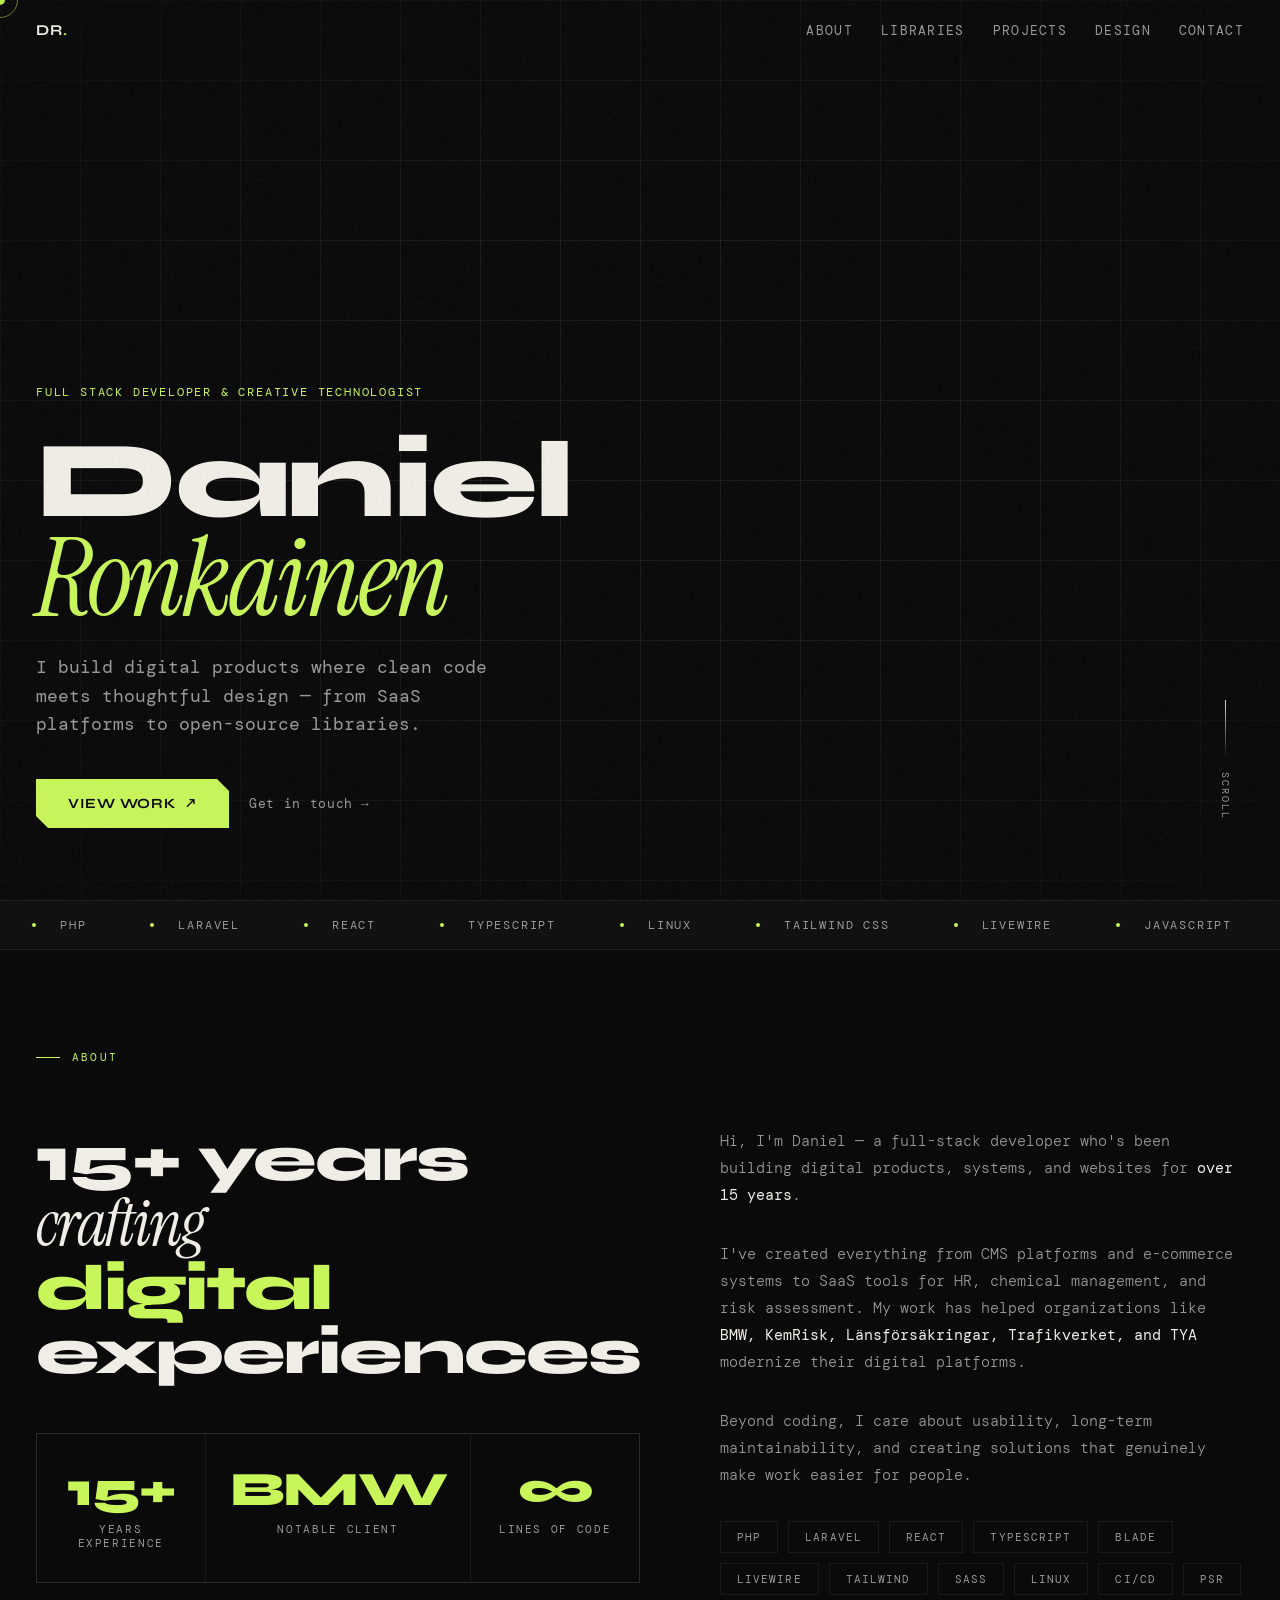
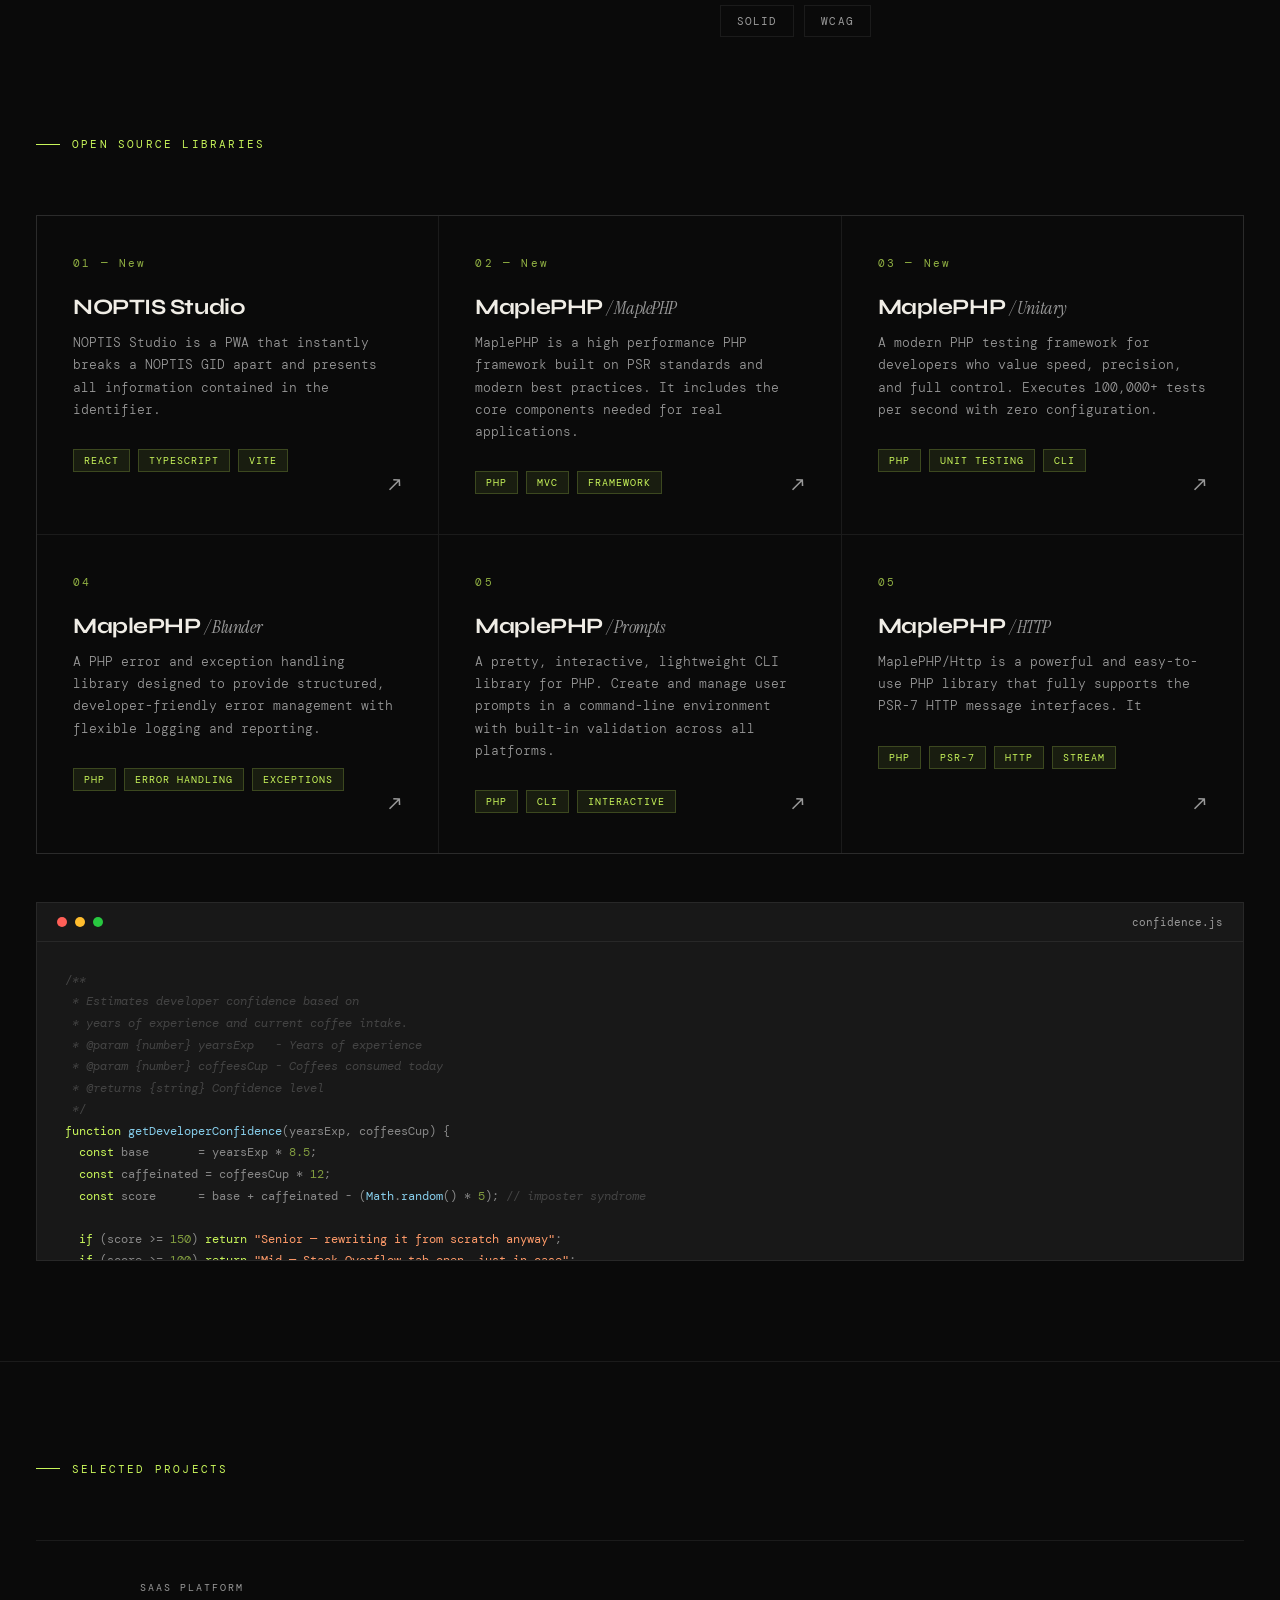
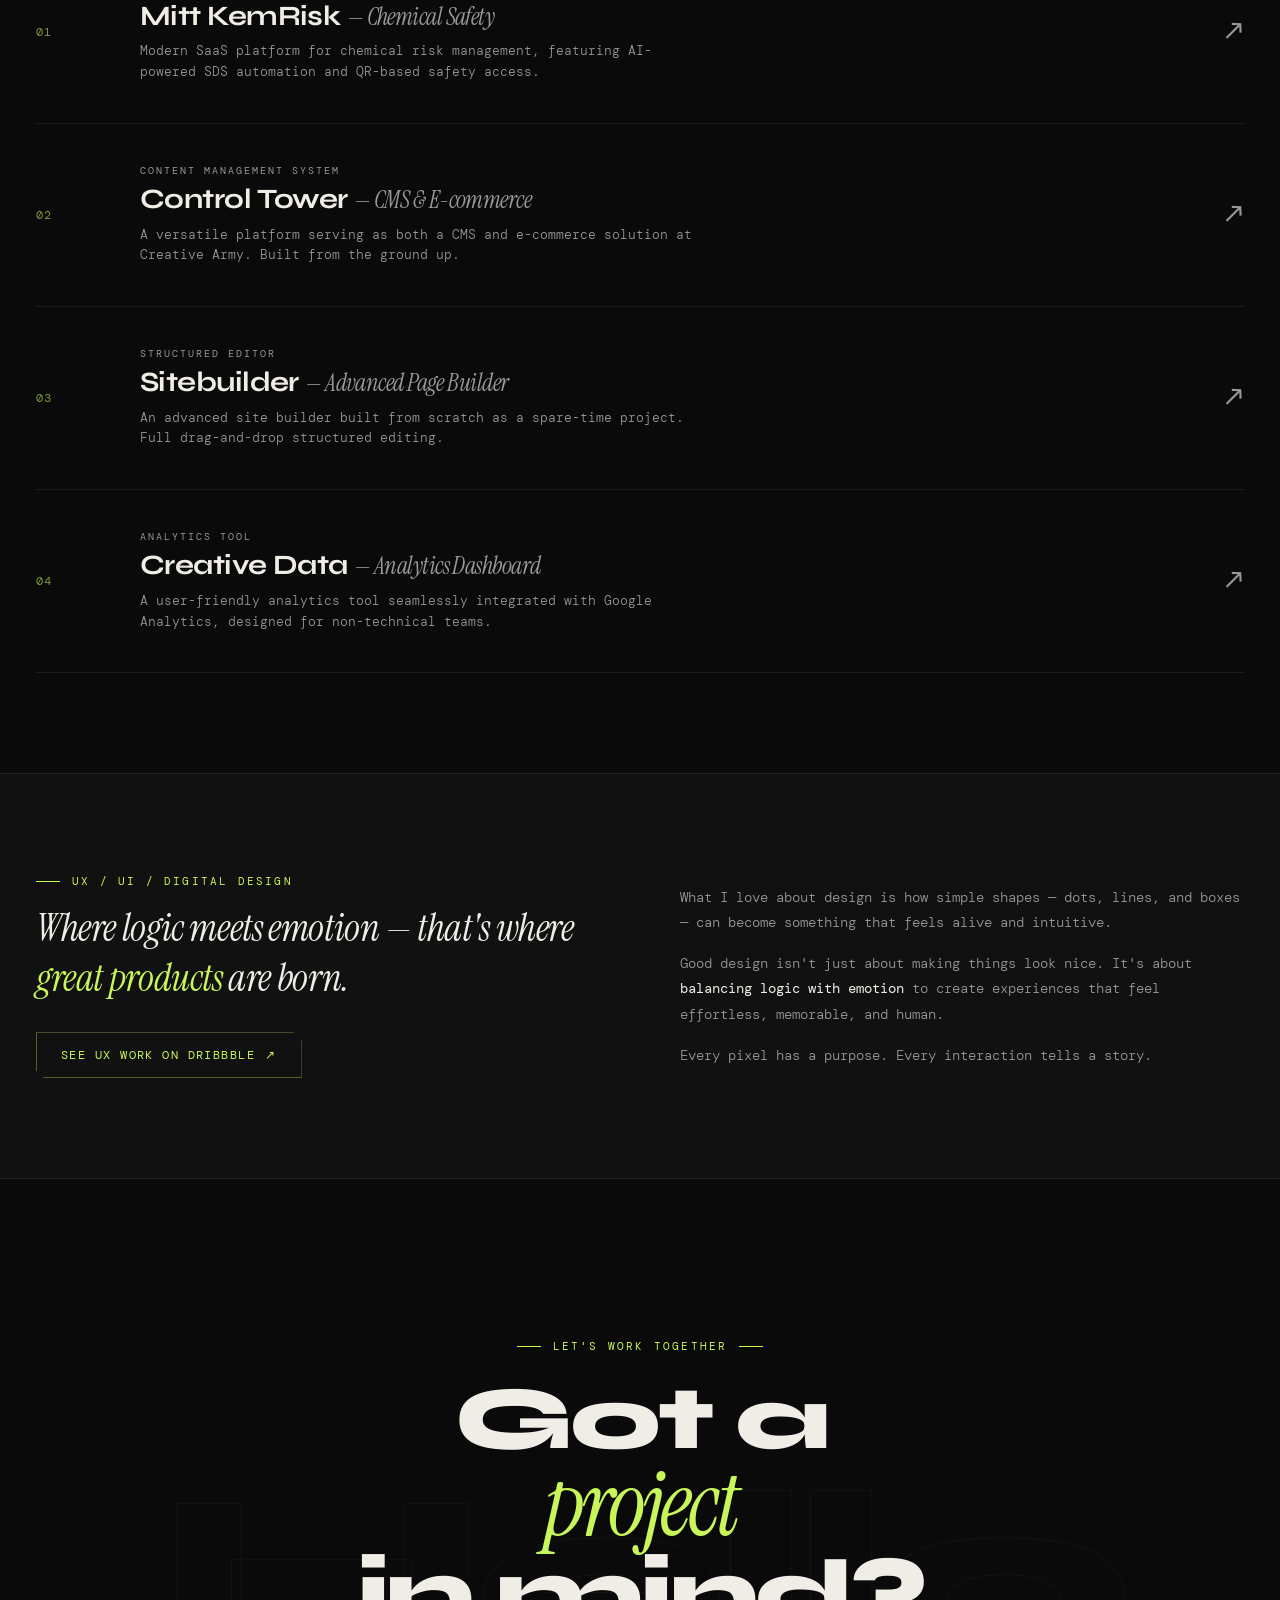
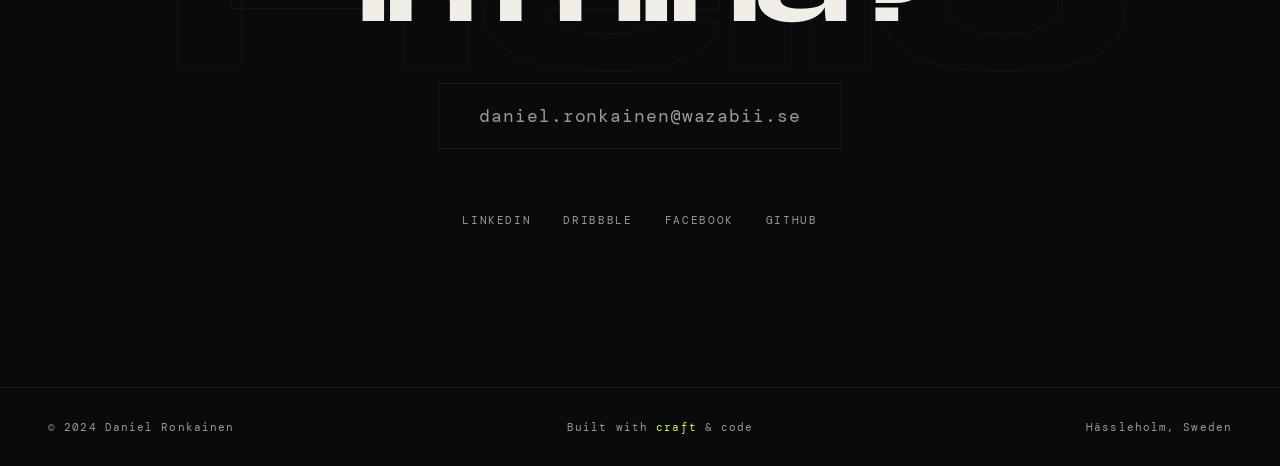
<file: index.html>
<!DOCTYPE html>
<html lang="en">
<head>
<meta charset="UTF-8">
<meta name="viewport" content="width=device-width, initial-scale=1.0">
<link rel="apple-touch-icon" sizes="180x180" href="images/favicon/apple-touch-icon.png">
<link rel="icon" type="image/png" sizes="32x32" href="images/favicon/favicon-32x32.png">
<link rel="icon" type="image/png" sizes="16x16" href="images/favicon/favicon-16x16.png">
<link rel="manifest" href="images/favicon/site.webmanifest">
<link rel="mask-icon" href="images/favicon/safari-pinned-tab.svg" color="#5bbad5">
<meta name="msapplication-TileColor" content="#da532c">
<meta name="theme-color" content="#ffffff">
<title>Daniel Ronkainen — Creative Developer</title>
<meta name="Description" content="I am a developer with extensive experience in HTML, CSS, JavaScript, PHP, integrations, Linux, shell scripting, and a knack for UX design.">
<link rel="preconnect" href="https://fonts.googleapis.com">
<link rel="preconnect" href="https://fonts.gstatic.com" crossorigin>
<link href="https://fonts.googleapis.com/css2?family=Syne:wght@400;700;800&family=DM+Mono:ital,wght@0,300;0,400;1,300&family=Instrument+Serif:ital@0;1&display=swap" rel="stylesheet">
<link rel="stylesheet" media="all" href="style.css?v1.0.0">
<script async nonce="f63ec86d5b2ff43928f99a11d2d162e1" src="https://www.googletagmanager.com/gtag/js?id=G-CJS536X6CS"></script>
<script nonce="f63ec86d5b2ff43928f99a11d2d162e1">
    window.dataLayer = window.dataLayer || [];
    function gtag(){dataLayer.push(arguments);}
    gtag('js', new Date());
    gtag('config', 'G-CJS536X6CS');
</script>
</head>
<body>

<div class="cursor" id="cursor"></div>
<div class="cursor-ring" id="cursorRing"></div>

<nav id="nav">
  <a href="#" class="nav-logo">DR<span>.</span></a>
  <ul class="nav-links">
    <li><a href="#about">About</a></li>
    <li><a href="#libraries">Libraries</a></li>
    <li><a href="#projects">Projects</a></li>
    <li><a href="#design">Design</a></li>
    <li><a href="#contact">Contact</a></li>
  </ul>
</nav>

<section class="hero" id="top">
  <div class="hero-grid-bg"></div>
  <p class="hero-tag">Full Stack Developer &amp; Creative Technologist</p>
  <h1 class="hero-name">Daniel<br><span class="italic">Ronkainen</span></h1>
  <p class="hero-sub">I build digital products where clean code meets thoughtful design — from SaaS platforms to open-source libraries.</p>
  <div class="hero-cta">
    <a href="#projects" class="btn-primary">View Work <span>↗</span></a>
    <a href="#contact" class="btn-ghost">Get in touch</a>
  </div>
  <div class="hero-scroll">
    <div class="scroll-line"></div>
    <span>Scroll</span>
  </div>
</section>

<div class="marquee-strip">
  <div class="marquee-track" id="marqueeTrack">
    <span class="marquee-item"><span class="marquee-dot"></span>PHP</span>
    <span class="marquee-item"><span class="marquee-dot"></span>Laravel</span>
    <span class="marquee-item"><span class="marquee-dot"></span>React</span>
    <span class="marquee-item"><span class="marquee-dot"></span>TypeScript</span>
    <span class="marquee-item"><span class="marquee-dot"></span>Linux</span>
    <span class="marquee-item"><span class="marquee-dot"></span>Tailwind CSS</span>
    <span class="marquee-item"><span class="marquee-dot"></span>Livewire</span>
    <span class="marquee-item"><span class="marquee-dot"></span>JavaScript</span>
    <span class="marquee-item"><span class="marquee-dot"></span>MySQL</span>
    <span class="marquee-item"><span class="marquee-dot"></span>Git &amp; CI/CD</span>
    <span class="marquee-item"><span class="marquee-dot"></span>UX Design</span>
    <span class="marquee-item"><span class="marquee-dot"></span>SOLID Principles</span>
    <!-- Duplicate for seamless loop -->
    <span class="marquee-item"><span class="marquee-dot"></span>PHP</span>
    <span class="marquee-item"><span class="marquee-dot"></span>Laravel</span>
    <span class="marquee-item"><span class="marquee-dot"></span>React</span>
    <span class="marquee-item"><span class="marquee-dot"></span>TypeScript</span>
    <span class="marquee-item"><span class="marquee-dot"></span>Linux</span>
    <span class="marquee-item"><span class="marquee-dot"></span>Tailwind CSS</span>
    <span class="marquee-item"><span class="marquee-dot"></span>Livewire</span>
    <span class="marquee-item"><span class="marquee-dot"></span>JavaScript</span>
    <span class="marquee-item"><span class="marquee-dot"></span>MySQL</span>
    <span class="marquee-item"><span class="marquee-dot"></span>Git &amp; CI/CD</span>
    <span class="marquee-item"><span class="marquee-dot"></span>UX Design</span>
    <span class="marquee-item"><span class="marquee-dot"></span>SOLID Principles</span>
  </div>
</div>

<section id="about">
  <p class="section-label reveal">About</p>
  <div class="about-grid">
    <div class="reveal">
      <h2 class="about-heading">15+ years<br><span class="serif">crafting</span><br><span class="accent">digital</span><br>experiences</h2>
      <div class="stat-row">
        <div class="stat-item">
          <div class="stat-num">15+</div>
          <div class="stat-label">Years Experience</div>
        </div>
        <div class="stat-item">
          <div class="stat-num">BMW</div>
          <div class="stat-label">Notable Client</div>
        </div>
        <div class="stat-item">
          <div class="stat-num">∞</div>
          <div class="stat-label">Lines of Code</div>
        </div>
      </div>
    </div>
    <div class="reveal">
      <p class="about-body">Hi, I'm Daniel — a full-stack developer who's been building digital products, systems, and websites for <strong>over 15 years</strong>.</p>
      <p class="about-body">I've created everything from CMS platforms and e-commerce systems to SaaS tools for HR, chemical management, and risk assessment. My work has helped organizations like <strong>BMW, KemRisk, Länsförsäkringar, Trafikverket, and TYA</strong> modernize their digital platforms.</p>
      <p class="about-body">Beyond coding, I care about usability, long-term maintainability, and creating solutions that genuinely make work easier for people.</p>
      <div class="skills-list">
        <span class="skill-tag">PHP</span>
        <span class="skill-tag">Laravel</span>
        <span class="skill-tag">React</span>
        <span class="skill-tag">TypeScript</span>
        <span class="skill-tag">Blade</span>
        <span class="skill-tag">Livewire</span>
        <span class="skill-tag">Tailwind</span>
        <span class="skill-tag">Sass</span>
        <span class="skill-tag">Linux</span>
        <span class="skill-tag">CI/CD</span>
        <span class="skill-tag">PSR</span>
        <span class="skill-tag">SOLID</span>
        <span class="skill-tag">WCAG</span>
      </div>
    </div>
  </div>
</section>

<section id="libraries" style="padding-top: 0;">
  <p class="section-label reveal">Open Source Libraries</p>
  <div class="libs-grid reveal">
  	<a href="https://github.com/wazabii8/noptis-studio" target="_blank" class="lib-card">
      <div class="lib-num">01 — New</div>
      <h3 class="lib-title">NOPTIS Studio</h3>
      <p class="lib-desc"> NOPTIS Studio is a PWA that instantly breaks a NOPTIS GID apart and presents all information contained in the identifier. </p>
      <div class="lib-tags">
        <span class="lib-tag">React</span>
        <span class="lib-tag">TypeScript</span>
        <span class="lib-tag">Vite</span>
      </div>
      <div class="lib-arrow">↗</div>
    </a>
    <a href="https://github.com/maplephp/maplephp" target="_blank" class="lib-card">
      <div class="lib-num">02 — New</div>
      <h3 class="lib-title">MaplePHP <span>/ MaplePHP</span></h3>
      <p class="lib-desc"> MaplePHP is a high performance PHP framework built on PSR standards and modern best practices. It includes the core components needed for real applications.</p>
      <div class="lib-tags">
        <span class="lib-tag">PHP</span>
        <span class="lib-tag">MVC</span>
        <span class="lib-tag">Framework</span>
      </div>
      <div class="lib-arrow">↗</div>
    </a>
    <a href="https://maplephp.github.io/unitary/" target="_blank" class="lib-card">
      <div class="lib-num">03 — New</div>
      <h3 class="lib-title">MaplePHP <span>/ Unitary</span></h3>
      <p class="lib-desc">A modern PHP testing framework for developers who value speed, precision, and full control. Executes 100,000+ tests per second with zero configuration.</p>
      <div class="lib-tags">
        <span class="lib-tag">PHP</span>
        <span class="lib-tag">Unit Testing</span>
        <span class="lib-tag">CLI</span>
      </div>
      <div class="lib-arrow">↗</div>
    </a>
    <a href="https://github.com/maplephp/blunder" target="_blank" class="lib-card">
      <div class="lib-num">04</div>
      <h3 class="lib-title">MaplePHP <span>/ Blunder</span></h3>
      <p class="lib-desc">A PHP error and exception handling library designed to provide structured, developer-friendly error management with flexible logging and reporting.</p>
      <div class="lib-tags">
        <span class="lib-tag">PHP</span>
        <span class="lib-tag">Error Handling</span>
        <span class="lib-tag">Exceptions</span>
      </div>
      <div class="lib-arrow">↗</div>
    </a>
    <a href="https://github.com/maplephp/prompts" target="_blank" class="lib-card">
      <div class="lib-num">05</div>
      <h3 class="lib-title">MaplePHP <span>/ Prompts</span></h3>
      <p class="lib-desc">A pretty, interactive, lightweight CLI library for PHP. Create and manage user prompts in a command-line environment with built-in validation across all platforms.</p>
      <div class="lib-tags">
        <span class="lib-tag">PHP</span>
        <span class="lib-tag">CLI</span>
        <span class="lib-tag">Interactive</span>
      </div>
      <div class="lib-arrow">↗</div>
    </a>
    <a href="https://github.com/maplephp/http" target="_blank" class="lib-card">
      <div class="lib-num">05</div>
      <h3 class="lib-title">MaplePHP <span>/ HTTP</span></h3>
      <p class="lib-desc">MaplePHP/Http is a powerful and easy-to-use PHP library that fully supports the PSR-7 HTTP message interfaces. It</p>
      <div class="lib-tags">
        <span class="lib-tag">PHP</span>
        <span class="lib-tag">PSR-7</span>
        <span class="lib-tag">HTTP</span>
        <span class="lib-tag">Stream</span>
      </div>
      <div class="lib-arrow">↗</div>
    </a>
  </div>

  <!-- Code showcase -->
  <div class="code-showcase reveal" style="margin-top: 48px;">
    <div class="code-header">
      <div class="code-dot cd-red"></div>
      <div class="code-dot cd-yellow"></div>
      <div class="code-dot cd-green"></div>
      <span class="code-filename">confidence.js</span>
    </div>
    <pre><span class="cm">/**
 * Estimates developer confidence based on
 * years of experience and current coffee intake.
 * @param {number} yearsExp   - Years of experience
 * @param {number} coffeesCup - Coffees consumed today
 * @returns {string} Confidence level
 */</span>
<span class="kw">function</span> <span class="fn">getDeveloperConfidence</span>(yearsExp, coffeesCup) {
  <span class="kw">const</span> base       = yearsExp * <span class="num">8.5</span>;
  <span class="kw">const</span> caffeinated = coffeesCup * <span class="num">12</span>;
  <span class="kw">const</span> score      = base + caffeinated - (<span class="fn">Math</span>.<span class="fn">random</span>() * <span class="num">5</span>); <span class="cm">// imposter syndrome</span>

  <span class="kw">if</span> (score &gt;= <span class="num">150</span>) <span class="kw">return</span> <span class="str">"Senior — rewriting it from scratch anyway"</span>;
  <span class="kw">if</span> (score &gt;= <span class="num">100</span>) <span class="kw">return</span> <span class="str">"Mid — Stack Overflow tab open, just in case"</span>;
  <span class="kw">if</span> (score &gt;=  <span class="num">50</span>) <span class="kw">return</span> <span class="str">"Junior — confident the bug is in Node, not me"</span>;
  <span class="kw">return</span> <span class="str">"Intern — it works, no idea why, shipping anyway"</span>;
}

<span class="cm">// Daniel's current status:</span>
<span class="fn">console</span>.<span class="fn">log</span>(<span class="fn">getDeveloperConfidence</span>(<span class="num">15</span>, <span class="num">2</span>));
<span class="cm">// → "Senior — rewriting it from scratch anyway"</span></pre>
  </div>
</section>

<section id="projects" style="border-top: 1px solid var(--line);">
  <p class="section-label reveal">Selected Projects</p>
  <div class="projects-list reveal">
    <div class="project-item" data-project="kemrisk" role="button" tabindex="0" aria-label="Open Mitt KemRisk project">
      <div class="project-num">01</div>
      <div class="project-info">
        <p class="project-type">SaaS Platform</p>
        <h3 class="project-name">Mitt KemRisk <em>— Chemical Safety</em></h3>
        <p class="project-desc">Modern SaaS platform for chemical risk management, featuring AI-powered SDS automation and QR-based safety access.</p>
      </div>
      <div class="project-arrow">↗</div>
    </div>
    <div class="project-item" data-project="controltower" role="button" tabindex="0" aria-label="Open Control Tower project">
      <div class="project-num">02</div>
      <div class="project-info">
        <p class="project-type">Content Management System</p>
        <h3 class="project-name">Control Tower <em>— CMS &amp; E-commerce</em></h3>
        <p class="project-desc">A versatile platform serving as both a CMS and e-commerce solution at Creative Army. Built from the ground up.</p>
      </div>
      <div class="project-arrow">↗</div>
    </div>
    <div class="project-item" data-project="sitebuilder" role="button" tabindex="0" aria-label="Open Sitebuilder project">
      <div class="project-num">03</div>
      <div class="project-info">
        <p class="project-type">Structured Editor</p>
        <h3 class="project-name">Sitebuilder <em>— Advanced Page Builder</em></h3>
        <p class="project-desc">An advanced site builder built from scratch as a spare-time project. Full drag-and-drop structured editing.</p>
      </div>
      <div class="project-arrow">↗</div>
    </div>
    <div class="project-item" data-project="creativedata" role="button" tabindex="0" aria-label="Open Creative Data project">
      <div class="project-num">04</div>
      <div class="project-info">
        <p class="project-type">Analytics Tool</p>
        <h3 class="project-name">Creative Data <em>— Analytics Dashboard</em></h3>
        <p class="project-desc">A user-friendly analytics tool seamlessly integrated with Google Analytics, designed for non-technical teams.</p>
      </div>
      <div class="project-arrow">↗</div>
    </div>
  </div>
</section>

<!-- ===== PROJECT MODALS ===== -->

<!-- Modal: Mitt KemRisk -->
<div class="modal-overlay" id="modal-kemrisk" role="dialog" aria-modal="true" aria-labelledby="modal-kemrisk-title" data-src="projects/kemrisk.html">
  <div class="modal-backdrop" data-close></div>
  <div class="modal-panel">
    <div class="modal-handle"></div>
    <div class="modal-header">
      <div class="modal-meta">
        <p class="modal-category">01 — SaaS Platform</p>
        <h2 class="modal-title" id="modal-kemrisk-title">Mitt KemRisk <em>Chemical &amp; Risk Management</em></h2>
      </div>
      <button class="modal-close" data-close aria-label="Close modal">✕</button>
    </div>
    <div class="modal-body"></div>
  </div>
</div>

<!-- Modal: Control Tower -->
<div class="modal-overlay" id="modal-controltower" role="dialog" aria-modal="true" aria-labelledby="modal-ct-title" data-src="projects/controltower.html">
  <div class="modal-backdrop" data-close></div>
  <div class="modal-panel">
    <div class="modal-handle"></div>
    <div class="modal-header">
      <div class="modal-meta">
        <p class="modal-category">02 — Content Management System</p>
        <h2 class="modal-title" id="modal-ct-title">Control Tower <em>CMS &amp; E-commerce</em></h2>
      </div>
      <button class="modal-close" data-close aria-label="Close modal">✕</button>
    </div>
    <div class="modal-body"></div>
  </div>
</div>

<!-- Modal: Sitebuilder -->
<div class="modal-overlay" id="modal-sitebuilder" role="dialog" aria-modal="true" aria-labelledby="modal-sb-title" data-src="projects/sitebuilder.html">
  <div class="modal-backdrop" data-close></div>
  <div class="modal-panel">
    <div class="modal-handle"></div>
    <div class="modal-header">
      <div class="modal-meta">
        <p class="modal-category">03 — Structured Editor</p>
        <h2 class="modal-title" id="modal-sb-title">Sitebuilder <em>Advanced Page Builder</em></h2>
      </div>
      <button class="modal-close" data-close aria-label="Close modal">✕</button>
    </div>
    <div class="modal-body"></div>
  </div>
</div>

<!-- Modal: Creative Data -->
<div class="modal-overlay" id="modal-creativedata" role="dialog" aria-modal="true" aria-labelledby="modal-cd-title" data-src="projects/creativedata.html">
  <div class="modal-backdrop" data-close></div>
  <div class="modal-panel">
    <div class="modal-handle"></div>
    <div class="modal-header">
      <div class="modal-meta">
        <p class="modal-category">04 — Analytics Tool</p>
        <h2 class="modal-title" id="modal-cd-title">Creative Data <em>Analytics Dashboard</em></h2>
      </div>
      <button class="modal-close" data-close aria-label="Close modal">✕</button>
    </div>
    <div class="modal-body"></div>
  </div>
</div>

<section class="design-section" id="design">
  <div class="design-inner">
    <div class="reveal">
      <p class="section-label">UX / UI / Digital Design</p>
      <blockquote class="design-quote">
        Where logic meets emotion — that's where <span>great products</span> are born.
      </blockquote>
      <a href="https://dribbble.com/wazabii" target="_blank" class="dribbble-link">See UX work on Dribbble</a>
    </div>
    <div class="reveal">
      <p class="design-body">
        <p style="font-family: var(--font-mono); font-size: 14px; line-height: 1.8; color: var(--muted); font-weight: 300; margin-bottom: 16px;">What I love about design is how simple shapes — dots, lines, and boxes — can become something that feels alive and intuitive.</p>
        <p style="font-family: var(--font-mono); font-size: 14px; line-height: 1.8; color: var(--muted); font-weight: 300; margin-bottom: 16px;">Good design isn't just about making things look nice. It's about <strong style="color: var(--text); font-weight: 400;">balancing logic with emotion</strong> to create experiences that feel effortless, memorable, and human.</p>
        <p style="font-family: var(--font-mono); font-size: 14px; line-height: 1.8; color: var(--muted); font-weight: 300;">Every pixel has a purpose. Every interaction tells a story.</p>
      </p>
    </div>
  </div>
</section>

<section class="contact-section" id="contact">
  <div class="contact-bg-text">Hello</div>
  <p class="contact-label">Let's work together</p>
  <h2 class="contact-heading">Got a<br><span class="italic">project</span><br>in mind?</h2>
  <a href="mailto:daniel.ronkainen@wazabii.se" class="contact-email">daniel.ronkainen@wazabii.se</a>
  <div class="social-links">
    <a href="https://www.linkedin.com/in/daniel-ronkainen-161b3386/" target="_blank" class="social-link">LinkedIn</a>
    <a href="https://dribbble.com/wazabii" target="_blank" class="social-link">Dribbble</a>
    <a href="https://www.facebook.com/wazabii88/" target="_blank" class="social-link">Facebook</a>
    <a href="https://github.com/maplephp" target="_blank" class="social-link">GitHub</a>
  </div>
</section>

<footer>
  <span>© 2024 Daniel Ronkainen</span>
  <span>Built with <span class="footer-accent">craft</span> &amp; code</span>
  <span>Hässleholm, Sweden</span>
</footer>

<script>
// Custom cursor
const cursor = document.getElementById('cursor');
const ring = document.getElementById('cursorRing');
let mx = 0, my = 0, rx = 0, ry = 0;
document.addEventListener('mousemove', e => {
  mx = e.clientX; my = e.clientY;
  cursor.style.left = mx + 'px';
  cursor.style.top = my + 'px';
});
function animRing() {
  rx += (mx - rx) * 0.12;
  ry += (my - ry) * 0.12;
  ring.style.left = rx + 'px';
  ring.style.top = ry + 'px';
  requestAnimationFrame(animRing);
}
animRing();
document.querySelectorAll('a, button, .lib-card, .project-item, .skill-tag').forEach(el => {
  el.addEventListener('mouseenter', () => { cursor.classList.add('hover'); ring.classList.add('hover'); });
  el.addEventListener('mouseleave', () => { cursor.classList.remove('hover'); ring.classList.remove('hover'); });
});

// Nav scroll state
const nav = document.getElementById('nav');
window.addEventListener('scroll', () => {
  nav.classList.toggle('scrolled', window.scrollY > 60);
});

// Reveal on scroll
const reveals = document.querySelectorAll('.reveal');
const obs = new IntersectionObserver(entries => {
  entries.forEach((e, i) => {
    if (e.isIntersecting) {
      setTimeout(() => e.target.classList.add('visible'), i * 80);
      obs.unobserve(e.target);
    }
  });
}, { threshold: 0.1 });
reveals.forEach(el => obs.observe(el));

// Magnetic effect on project items
document.querySelectorAll('.project-item').forEach(item => {
  item.addEventListener('mousemove', e => {
    const rect = item.getBoundingClientRect();
    const x = (e.clientX - rect.left) / rect.width - 0.5;
    item.style.setProperty('--mx', x * 8 + 'px');
  });
  item.addEventListener('mouseleave', () => {
    item.style.setProperty('--mx', '0px');
  });
});

// Modal system — AJAX content loading
// ─────────────────────────────────────────────────────────────────────────────
// Each .modal-overlay carries a data-src="projects/xxx.html" attribute.
// On open:  fetch the partial, inject into .modal-body, fade content in.
// On close: pause/remove all media, clear .modal-body so nothing runs in bg.
// ─────────────────────────────────────────────────────────────────────────────

const modalMap = {
  kemrisk:      'modal-kemrisk',
  controltower: 'modal-controltower',
  sitebuilder:  'modal-sitebuilder',
  creativedata: 'modal-creativedata'
};

// Build a shimmering skeleton placeholder while the partial loads
function buildSkeleton() {
  const wrap = document.createElement('div');
  wrap.className = 'modal-skeleton';
  const heights = [14, 10, 10, 10, 28, 10, 10, 10, 10, 8, 8, 6];
  heights.forEach((h, i) => {
    const line = document.createElement('div');
    line.className = 'modal-skeleton-line';
    const widths = [100, 80, 90, 70, 100, 85, 95, 75, 88, 60, 70, 50];
    line.style.cssText = `height:${h}px; width:${widths[i] || 80}%; opacity:${i > 4 ? 0.6 : 1};`;
    if (i === 4) line.style.marginTop = '24px';
    if (i === 8) line.style.marginTop = '24px';
    wrap.appendChild(line);
  });
  return wrap;
}

// Stop and remove all media elements inside a container
function killMedia(container) {
  container.querySelectorAll('video, audio').forEach(media => {
    media.pause();
    media.removeAttribute('src');
    media.load();
    media.remove();
  });
  container.querySelectorAll('iframe').forEach(iframe => {
    iframe.src = '';
    iframe.remove();
  });
}

async function openModal(id) {
  const modal = document.getElementById(id);
  if (!modal) return;

  const src = modal.dataset.src;
  const body = modal.querySelector('.modal-body');

  // Show modal shell immediately — content loads inside
  modal.classList.add('open');
  document.body.style.overflow = 'hidden';
  body.scrollTop = 0;

  // Show skeleton while fetching
  body.innerHTML = '';
  body.appendChild(buildSkeleton());

  try {
    const res = await fetch(src, { cache: 'no-store' });
    if (!res.ok) throw new Error(`HTTP ${res.status}`);
    const html = await res.text();

    // Small delay so the skeleton is visible for at least one frame
    await new Promise(r => setTimeout(r, 80));

    // Swap in real content with fade-in
    body.innerHTML = html;
    body.firstElementChild && body.firstElementChild.classList.add('modal-body-enter');

    // Wire cursor hover onto new interactive elements
    body.querySelectorAll('a, button, .modal-video-wrap').forEach(el => {
      el.addEventListener('mouseenter', () => { cursor.classList.add('hover'); ring.classList.add('hover'); });
      el.addEventListener('mouseleave', () => { cursor.classList.remove('hover'); ring.classList.remove('hover'); });
    });

  } catch (err) {
    body.innerHTML = `<p class="modal-ingress" style="color:var(--accent)">Could not load project content. Please try again.</p>`;
    console.warn('Modal fetch failed:', err);
  }

  // Focus close button for a11y
  const closeBtn = modal.querySelector('.modal-close');
  if (closeBtn) setTimeout(() => closeBtn.focus(), 60);
}

function closeModal(modal) {
  if (!modal.classList.contains('open')) return;
  modal.classList.remove('open');
  document.body.style.overflow = '';

  // Wait for CSS close transition, then kill media and clear DOM
  modal.addEventListener('transitionend', function cleanup(e) {
    if (e.propertyName !== 'opacity') return;
    modal.removeEventListener('transitionend', cleanup);
    const body = modal.querySelector('.modal-body');
    killMedia(body);
    body.innerHTML = '';
  }, { once: true });

  // Fallback in case transitionend doesn't fire (e.g. reduced motion)
  setTimeout(() => {
    if (!modal.classList.contains('open')) {
      const body = modal.querySelector('.modal-body');
      if (body && body.innerHTML !== '') {
        killMedia(body);
        body.innerHTML = '';
      }
    }
  }, 600);
}

// Open on project item click / keyboard
document.querySelectorAll('.project-item[data-project]').forEach(item => {
  item.style.cursor = 'none';
  const trigger = () => {
    const id = modalMap[item.dataset.project];
    if (id) openModal(id);
  };
  item.addEventListener('click', trigger);
  item.addEventListener('keydown', e => {
    if (e.key === 'Enter' || e.key === ' ') { e.preventDefault(); trigger(); }
  });
});

// Close via backdrop / close button (delegated — buttons are in AJAX content too)
document.addEventListener('click', e => {
  const closeBtn = e.target.closest('[data-close]');
  if (closeBtn) {
    const modal = closeBtn.closest('.modal-overlay');
    if (modal) closeModal(modal);
  }
});

// Keyboard close
document.addEventListener('keydown', e => {
  if (e.key === 'Escape') {
    document.querySelectorAll('.modal-overlay.open').forEach(closeModal);
  }
});

// Touch swipe-down to close
document.querySelectorAll('.modal-panel').forEach(panel => {
  let startY = 0;
  panel.addEventListener('touchstart', e => { startY = e.touches[0].clientY; }, { passive: true });
  panel.addEventListener('touchend', e => {
    if (e.changedTouches[0].clientY - startY > 80) {
      const modal = panel.closest('.modal-overlay');
      if (modal) closeModal(modal);
    }
  }, { passive: true });
});

// Cursor hover on static modal elements (close btn always in DOM)
document.querySelectorAll('.modal-close').forEach(el => {
  el.addEventListener('mouseenter', () => { cursor.classList.add('hover'); ring.classList.add('hover'); });
  el.addEventListener('mouseleave', () => { cursor.classList.remove('hover'); ring.classList.remove('hover'); });
});
</script>
</body>
</html>
</file>
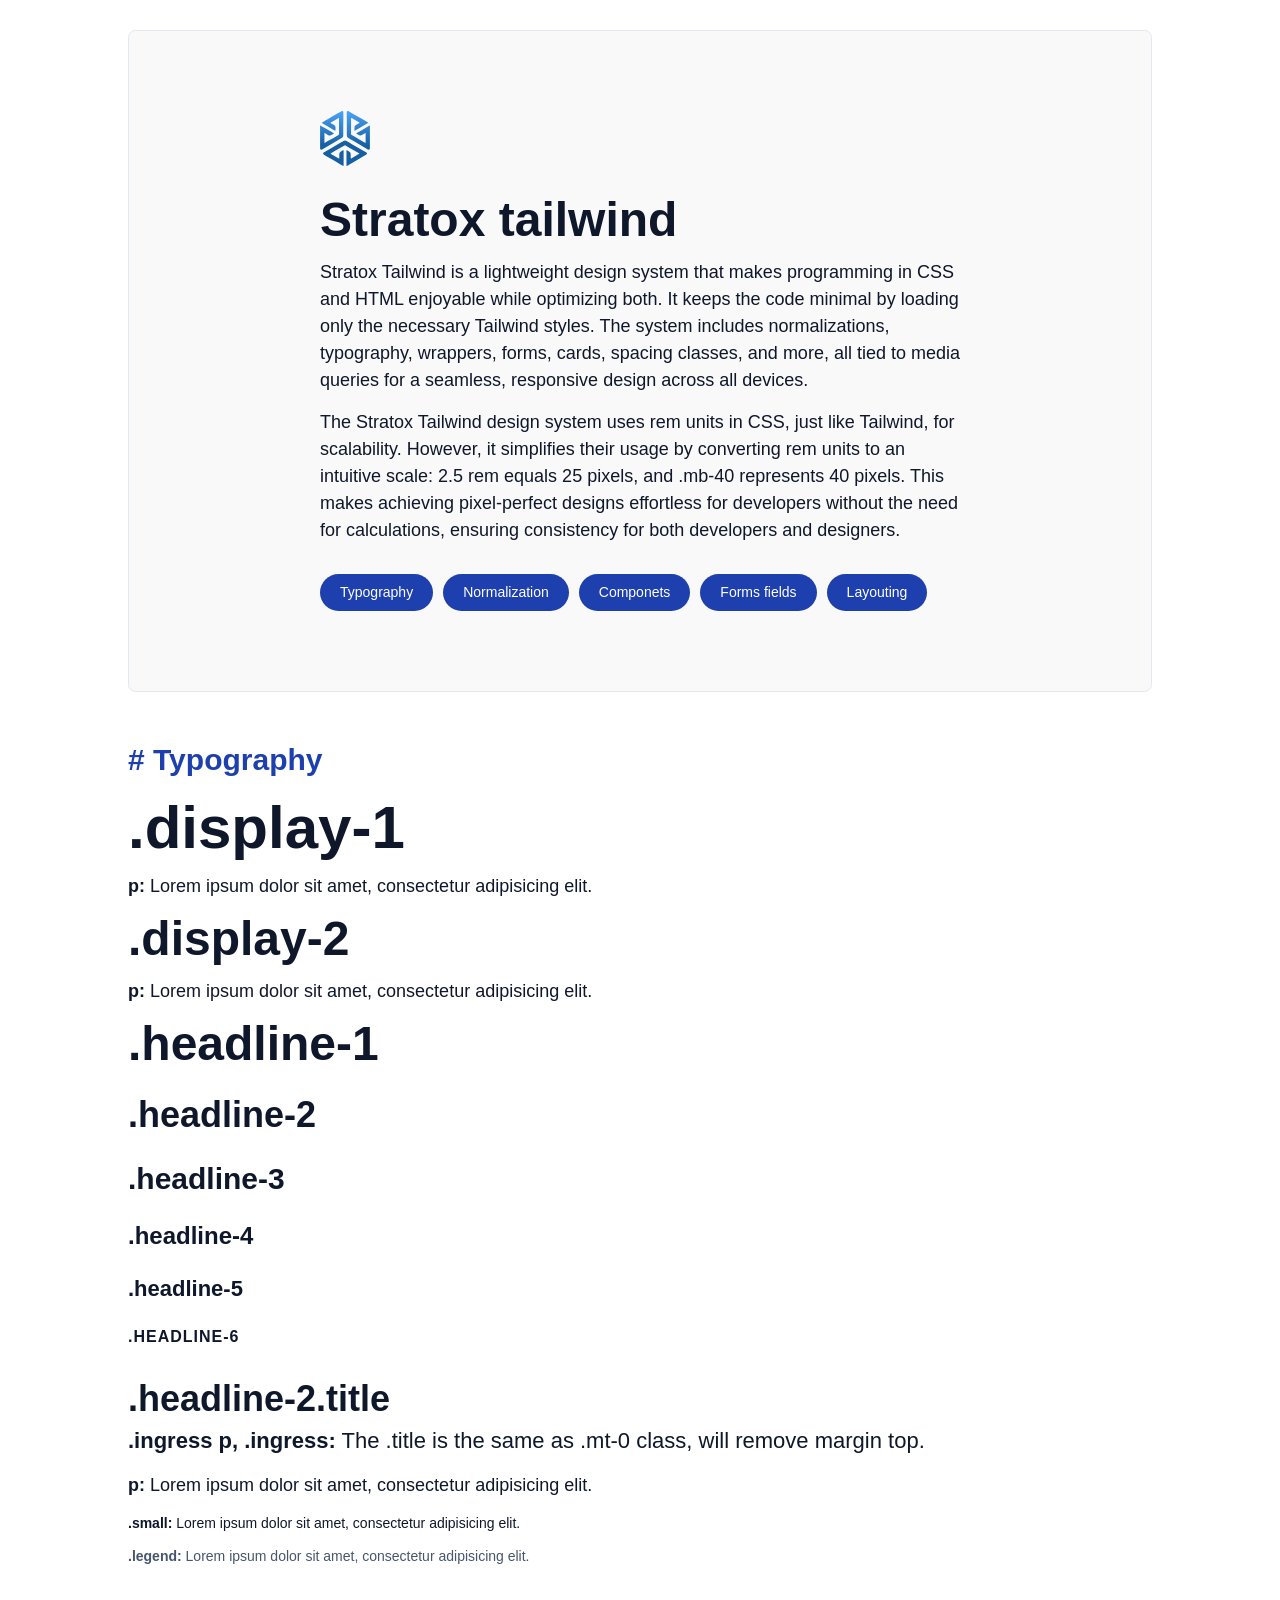
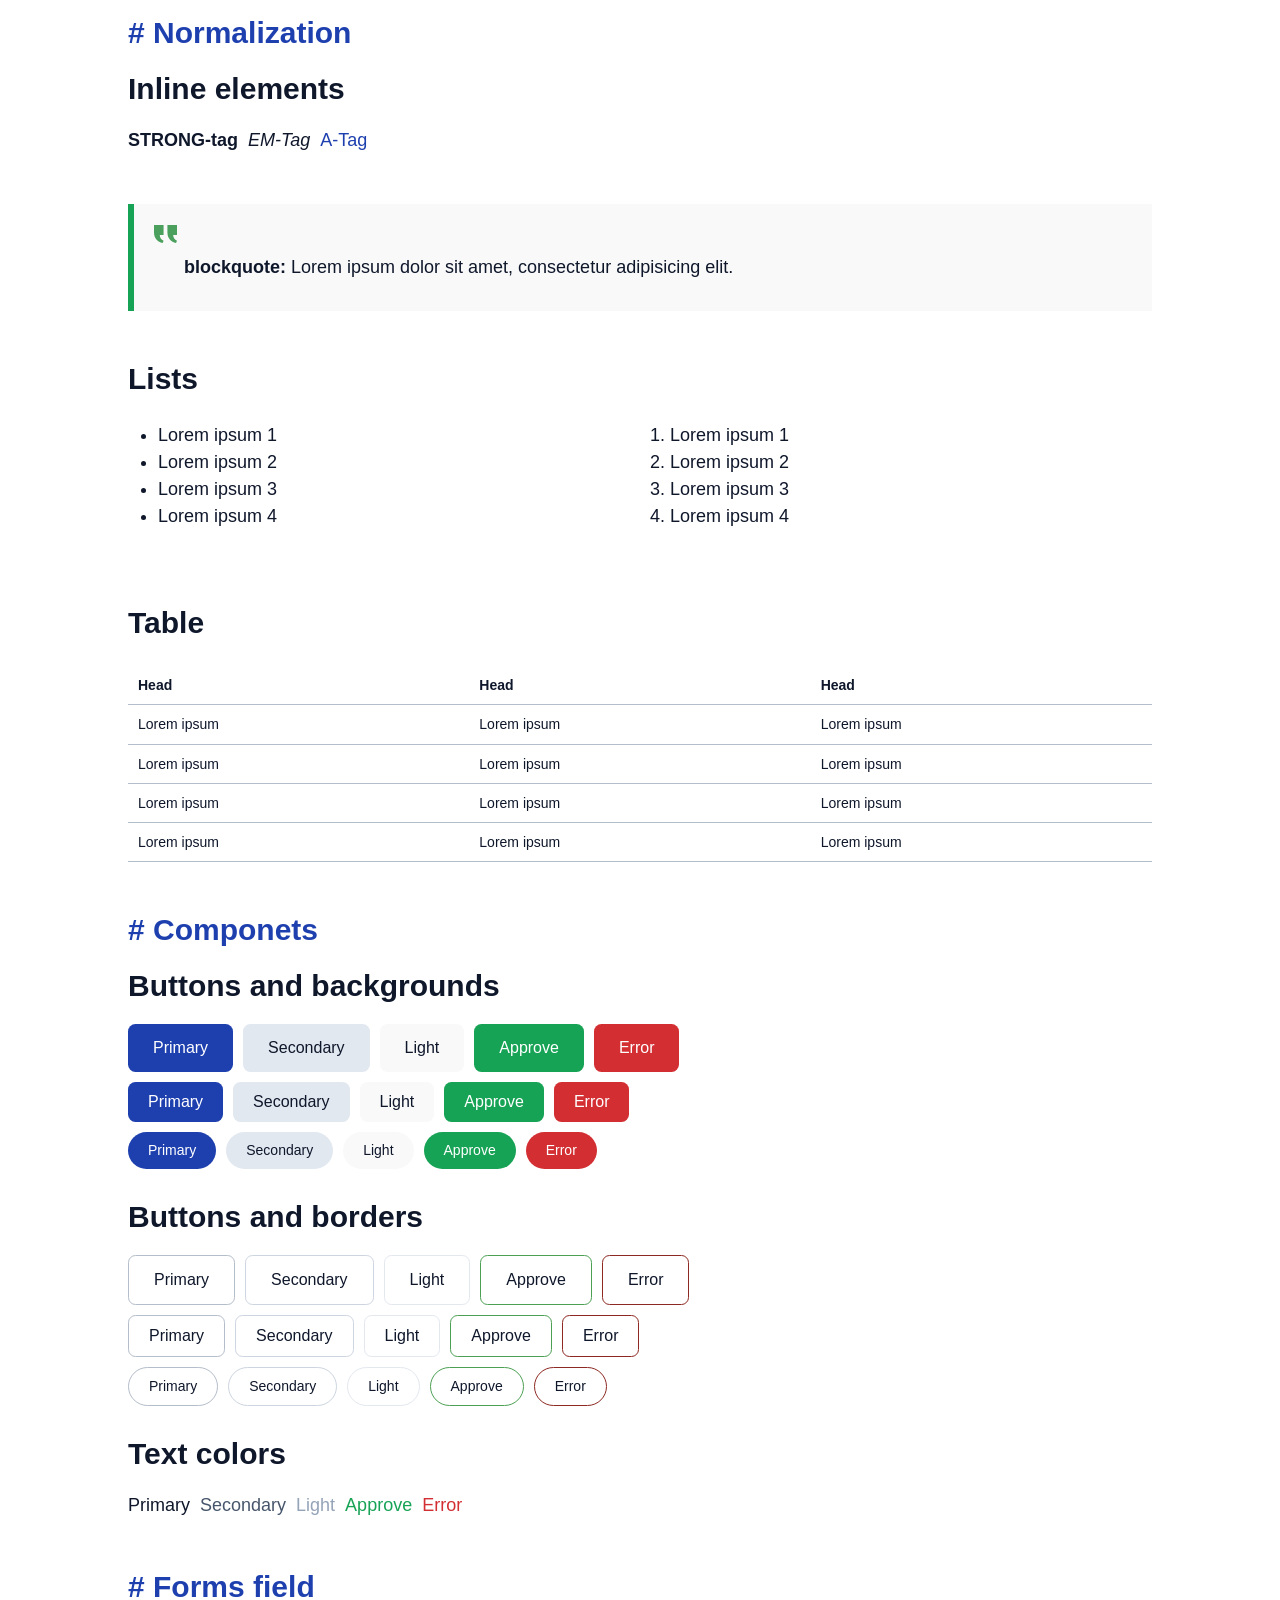
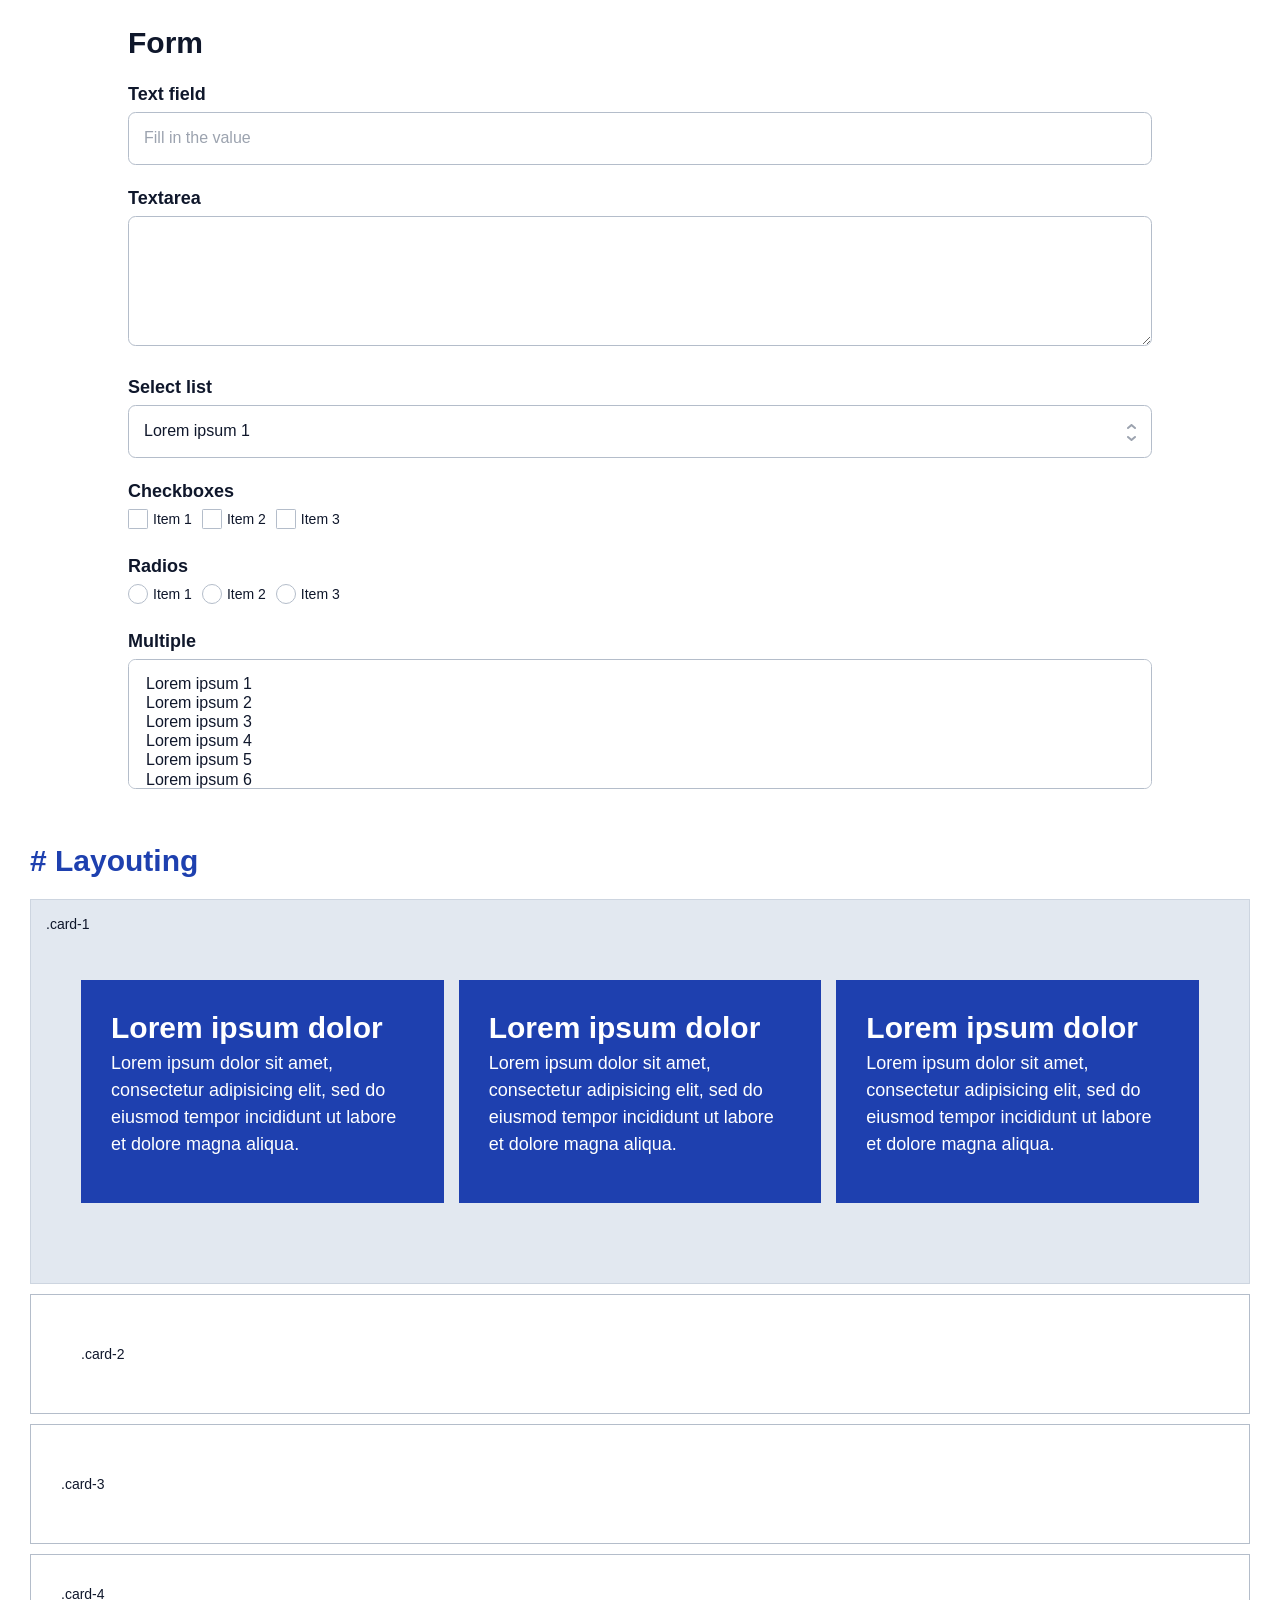
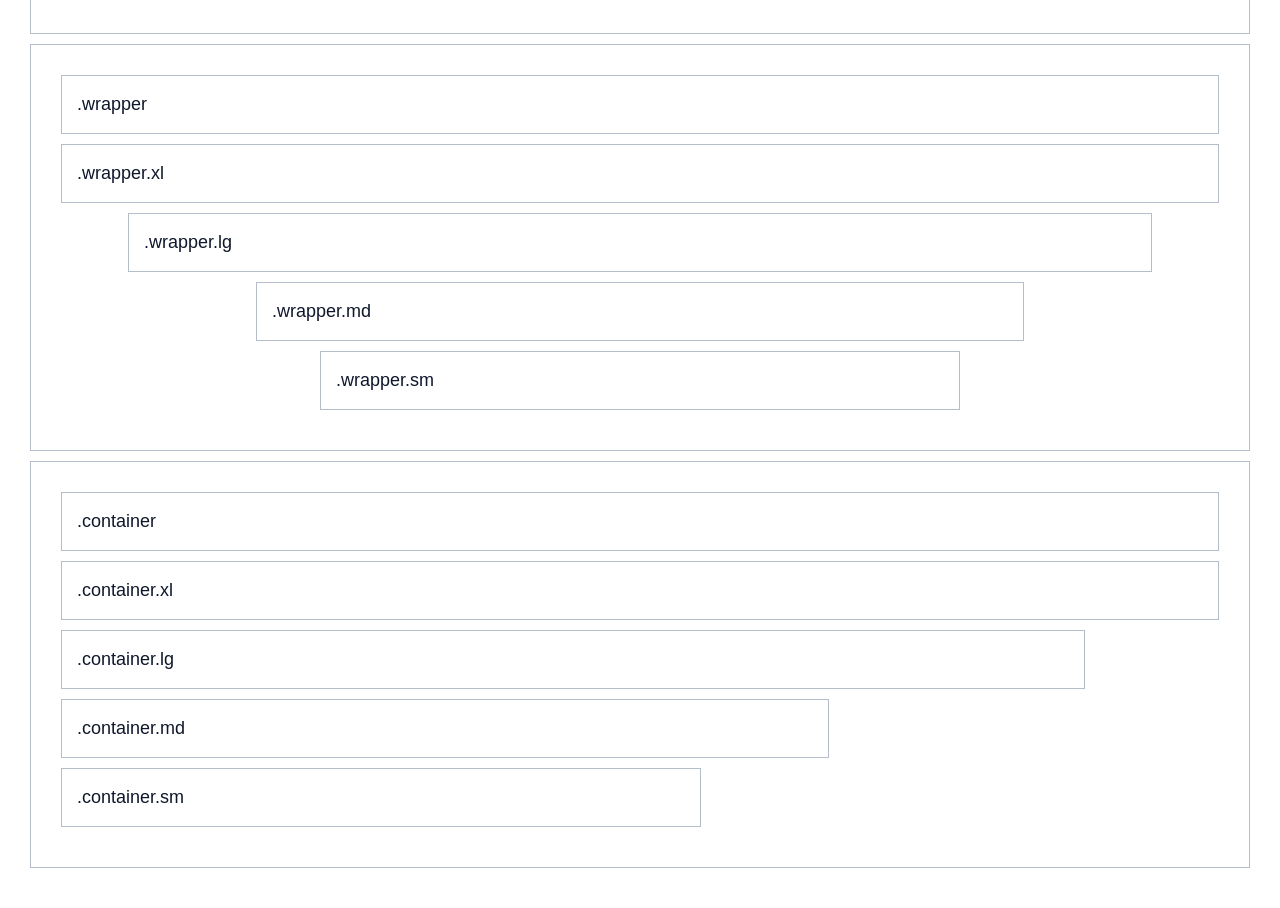
<file: stratox-tailwind/index.html>
<!DOCTYPE html>
<html lang="en">
<head>
	<meta charset="UTF-8">
	<meta name="viewport" content="width=device-width, initial-scale=1.0">
	<title>Stratox Tailwind</title>
  	<link rel="stylesheet" crossorigin href="./assets/index-D_g1pSGN.css">
</head>
<body>
	<main class="card-4">
		<div class="wrapper lg mb-50">
			<div class="mb">
				<article class="card-1 mb-50 bg-light border rounded-xl">
					<div class="wrapper sm">
						<figure class="mb">
							<svg width="50" height="55" viewBox="0 0 48 53" xmlns="http://www.w3.org/2000/svg"><defs><linearGradient x1="58.08%" y1="90.669%" x2="61.99%" y2="0%" id="a"><stop stop-color="#175FA2" offset="0%"></stop><stop stop-color="#4AA2F5" offset="100%"></stop></linearGradient><linearGradient x1="44.925%" y1="92.442%" x2="39.386%" y2="0%" id="b"><stop stop-color="#175FA2" offset="0%"></stop><stop stop-color="#4AA2F5" offset="100%"></stop></linearGradient></defs><g fill-rule="nonzero" fill="none"><path d="M0 25.333V14.519c.042-.498.24-.622.658-.383 1.014.563 2.02 1.14 3.019 1.735l7.203 4.233c.689.405 1.372.824 2.07 1.212.337.185.36.422.07.587-1.116.641-2.148 1.516-3.48 1.687-.702.087-1.36-.214-1.974-.562-.982-.582-1.97-1.147-2.949-1.732-.332-.2-.416-.084-.413.253-.013 2.926-.02 5.862-.02 8.81 0 .563.28.41.559.25 1.213-.694 2.424-1.405 3.626-2.102 3.005-1.752 5.99-3.489 8.994-5.218.597-.34.887-.708.882-1.456-.04-4.832-.023-9.664-.025-14.497 0-.86-.023-.88-.765-.45a1503.422 1503.422 0 0 0-7.052 4.102c-.625.365-.622.4.02.776.878.517 1.76 1.031 2.652 1.526 1.189.664 1.825 1.645 1.8 3.036v1.931c0 .644-.184.78-.759.456-1.534-.863-3.052-1.754-4.572-2.637l-7.424-4.31c-.535-.311-.558-.438-.017-.764 1.99-1.192 3.99-2.361 5.99-3.534 2.694-1.574 5.39-3.144 8.087-4.711 1.485-.863 2.969-1.734 4.464-2.578.884-.497 1.757.087 1.766 1.186.02 1.732.033 3.467 0 5.195-.112 5.623-.087 11.245-.103 16.847a2.933 2.933 0 0 1-1.565 2.668l-9.734 5.69c-3.04 1.78-6.082 3.555-9.125 5.324-1.024.593-1.875.076-1.877-1.124C0 32.42 0 28.875 0 25.333Z" fill="url(#a)"></path><path d="M25.417 45.418v-6.825c0-.253-.072-.562.198-.714.27-.152.486.076.703.2.52.298 1.035.607 1.557.902a2.967 2.967 0 0 1 1.637 2.859c-.027 1.186 0 2.375 0 3.564 0 .456.134.537.511.315l7.616-4.447c.488-.281.095-.38-.106-.498-1.98-1.169-3.963-2.335-5.948-3.497-2.349-1.374-4.706-2.735-7.05-4.118a.882.882 0 0 0-1 0 832.355 832.355 0 0 1-5.176 3.03c-2.608 1.521-5.214 3.048-7.833 4.549-.45.259-.413.396 0 .627 2.494 1.435 4.985 2.878 7.473 4.329.452.267.486.081.483-.312v-3.565a2.995 2.995 0 0 1 1.325-2.563c.713-.481 1.45-.925 2.21-1.33.382-.22.61-.082.644.363v14.196c-.045.525-.24.635-.703.368-1.54-.891-3.069-1.793-4.614-2.685-2.89-1.686-5.786-3.34-8.674-5.02a355.353 355.353 0 0 1-5.26-3.126 1.126 1.126 0 0 1-.567-.99c.003-.408.227-.783.584-.978 1.98-1.17 3.978-2.31 5.967-3.463l8.09-4.692c1.712-.993 3.426-1.983 5.142-2.969a2.736 2.736 0 0 1 2.854.034c1.746.978 3.47 1.993 5.202 2.991l7.167 4.144c2.265 1.31 4.536 2.617 6.796 3.935a1.152 1.152 0 0 1 0 1.996 1677.962 1677.962 0 0 1-8.908 5.198l-8.238 4.804c-.432.253-.859.509-1.289.768-.186.115-.37.28-.602.16-.232-.121-.195-.377-.195-.59v-6.95h.005-.001Z" fill="#175FA2"></path><path d="M47.983 25.358V35.87c0 .526-.039 1.026-.535 1.318-.497.293-.99.116-1.465-.163-4.293-2.522-8.59-5.037-12.891-7.545-1.967-1.152-3.94-2.3-5.887-3.485a2.722 2.722 0 0 1-1.434-2.474c.017-4.31.017-8.62 0-12.931 0-2.918-.147-5.836-.094-8.754a6.889 6.889 0 0 1 .016-.711c.137-1.01.971-1.406 1.844-.891 3.491 2.03 6.982 4.057 10.473 6.083 2.593 1.51 5.182 3.024 7.77 4.54.217.126.504.222.488.562-.017.34-.302.349-.5.467a3545.202 3545.202 0 0 0-8.553 4.98c-1.142.664-2.286 1.32-3.431 1.969-.47.28-.653.168-.667-.391a24.437 24.437 0 0 1 .014-2.477 2.904 2.904 0 0 1 1.42-2.39c1.08-.648 2.159-1.298 3.255-1.92.419-.238.363-.401 0-.606L30.38 6.746c-.357-.21-.513-.127-.513.281v2.297c0 4.216 0 8.416-.02 12.624-.049.507.217.991.67 1.218 2.307 1.315 4.603 2.653 6.902 3.986a770.654 770.654 0 0 1 5.905 3.449c.391.23.558.239.558-.281-.01-2.879-.01-5.758 0-8.639 0-.48-.145-.562-.558-.314-.87.528-1.774 1.006-2.636 1.546-1.305.815-2.58.944-3.892 0-.488-.346-1.046-.585-1.55-.908-.506-.324-.517-.5.044-.827 3.197-1.865 6.395-3.727 9.594-5.588.837-.484 1.657-.97 2.51-1.437.522-.28.603-.239.606.377v5.257l-.017 5.571Z" fill="url(#b)"></path></g></svg>
						</figure>

						<header class="mb">
							<h2 class="headline-1 title">Stratox tailwind</h2>
							<p>Stratox Tailwind is a lightweight design system that makes programming in CSS and HTML enjoyable while optimizing both. It keeps the code minimal by loading only the necessary Tailwind styles. The system includes normalizations, typography, wrappers, forms, cards, spacing classes, and more, all tied to media queries for a seamless, responsive design across all devices.</p>

							<p>The Stratox Tailwind design system uses rem units in CSS, just like Tailwind, for scalability. However, it simplifies their usage by converting rem units to an intuitive scale: 2.5 rem equals 25 pixels, and .mb-40 represents 40 pixels. This makes achieving pixel-perfect designs effortless for developers without the need for calculations, ensuring consistency for both developers and designers.</p>
						</header>

						<div class="items gap-10">
							<a class="button sm bg-primary" href="#typography">Typography</a>
							<a class="button sm bg-primary" href="#normalization">Normalization</a>
							<a class="button sm bg-primary" href="#componets">Componets</a>
							<a class="button sm bg-primary" href="#forms">Forms fields</a>
							<a class="button sm bg-primary" href="#layouting">Layouting</a>
						</div>

					</div>
				</article>

				<div class="mb">
					<h2 class="headline-3 title mb-20">
						<a id="typography" href="#typography"># Typography</a>
					</h2>
					<h1 class="display-1">.display-1</h1>
					<p><strong>p:</strong> Lorem ipsum dolor sit amet, consectetur adipisicing elit.</p>
					<h2 class="display-2">.display-2</h2>
					<p><strong>p:</strong> Lorem ipsum dolor sit amet, consectetur adipisicing elit.</p>
					<h2 class="headline-1">.headline-1</h2>
					<h2 class="headline-2">.headline-2</h2>
					<h3 class="headline-3">.headline-3</h3>
					<h4 class="headline-4">.headline-4</h4>
					<h5 class="headline-5">.headline-5</h5>
					<h6 class="headline-6">.headline-6</h6>
				</div>

				<header class="mb-50">
					<h2 class="headline-2 title">.headline-2.title</h2>
					<div class="ingress">
						<p><strong>.ingress p, .ingress:</strong> The .title is the same as .mt-0 class, will remove margin top.</p>
					</div>
					<p><strong>p:</strong> Lorem ipsum dolor sit amet, consectetur adipisicing elit.</p>
					<p class="small"><strong>.small:</strong> Lorem ipsum dolor sit amet, consectetur adipisicing elit.</p>
					<p class="legend"><strong>.legend:</strong> Lorem ipsum dolor sit amet, consectetur adipisicing elit.</p>
				</header>

				<h2 class="headline-3 title mb-20">
					<a id="normalization" href="#normalization"># Normalization</a>
				</h2>

				<div class="mb-50">
					<h2 class="headline-3 title mb-20">Inline elements</h2>
					<div class="items gap-x-10">
						<strong>STRONG-tag</strong>
						<em>EM-Tag</em>
						<a href="#">A-Tag</a>
					</div>
				</div>

				<blockquote class="mb-50">
					<strong>blockquote:</strong> Lorem ipsum dolor sit amet, consectetur adipisicing elit.
				</blockquote>

				<div class="mb-50">
					<h2 class="headline-3 title mb-0">Lists</h2>
					<div class="grid grid-cols-2">
						<ul>
							<li>Lorem ipsum 1</li>
							<li>Lorem ipsum 2</li>
							<li>Lorem ipsum 3</li>
							<li>Lorem ipsum 4</li>
						</ul>
						<ol>
							<li>Lorem ipsum 1</li>
							<li>Lorem ipsum 2</li>
							<li>Lorem ipsum 3</li>
							<li>Lorem ipsum 4</li>
						</ol>
					</div>
				</div>

				<div class="mb-50">
					<h2 class="headline-3 title mb-20">Table</h2>
					<table>
						<thead>
							<tr>
								<th>Head</th>
								<th>Head</th>
								<th>Head</th>
							</tr>
						</thead>
						<tbody>
							<tr>
								<td>Lorem ipsum</td>
								<td>Lorem ipsum</td>
								<td>Lorem ipsum</td>
							</tr>
							<tr>
								<td>Lorem ipsum</td>
								<td>Lorem ipsum</td>
								<td>Lorem ipsum</td>
							</tr>
							<tr>
								<td>Lorem ipsum</td>
								<td>Lorem ipsum</td>
								<td>Lorem ipsum</td>
							</tr>
							<tr>
								<td>Lorem ipsum</td>
								<td>Lorem ipsum</td>
								<td>Lorem ipsum</td>
							</tr>
						</tbody>
						
					</table>
				</div>


				<h2 class="headline-3 title mb-20">
					<a id="componets" href="#componets"># Componets</a>
				</h2>

				<div class="mb">
					<h2 class="headline-3 title mb-20">Buttons and backgrounds</h2>
					<div class="items gap-x-10 mb-10">
						<a class="button bg-primary" href="#" title=".button.bg-secondary">Primary</a>
						<a class="button bg-secondary" href="#">Secondary</a>
						<a class="button bg-light" href="#">Light</a>
						<a class="button bg-approve" href="#">Approve</a>
						<a class="button bg-error" href="#">Error</a>
					</div>
					<div class="items gap-x-10 mb-10">
						<a class="button md bg-primary" href="#" title=".button.bg-secondary">Primary</a>
						<a class="button md bg-secondary" href="#">Secondary</a>
						<a class="button md bg-light" href="#">Light</a>
						<a class="button md bg-approve" href="#">Approve</a>
						<a class="button md bg-error" href="#">Error</a>
					</div>
					<div class="items gap-x-10 mb-10">
						<a class="button sm bg-primary" href="#" title=".button.bg-secondary">Primary</a>
						<a class="button sm bg-secondary" href="#">Secondary</a>
						<a class="button sm bg-light" href="#">Light</a>
						<a class="button sm bg-approve" href="#">Approve</a>
						<a class="button sm bg-error" href="#">Error</a>
					</div>
				</div>
				<div class="mb">
					<h2 class="headline-3 title mb-20">Buttons and borders</h2>
					<div class="items gap-x-10 mb-10">
						<a class="button border-primary border" href="#" title=".button.bg-secondary">Primary</a>
						<a class="button border-secondary border" href="#">Secondary</a>
						<a class="button border-light border" href="#">Light</a>
						<a class="button border-approve border" href="#">Approve</a>
						<a class="button border-error border" href="#">Error</a>
					</div>
					<div class="items gap-x-10 mb-10">
						<a class="button md border-primary border" href="#" title=".button.bg-secondary">Primary</a>
						<a class="button md border-secondary border" href="#">Secondary</a>
						<a class="button md border-light border" href="#">Light</a>
						<a class="button md border-approve border" href="#">Approve</a>
						<a class="button md border-error border" href="#">Error</a>
					</div>
					<div class="items gap-x-10 mb-10">
						<a class="button sm border-primary border" href="#" title=".button.bg-secondary">Primary</a>
						<a class="button sm border-secondary border" href="#">Secondary</a>
						<a class="button sm border-light border" href="#">Light</a>
						<a class="button sm border-approve border" href="#">Approve</a>
						<a class="button sm border-error border" href="#">Error</a>
					</div>
				</div>
				<div class="mb-50">
					<h2 class="headline-3 title mb-20">Text colors</h2>
					<div class="items gap-x-10">
						<span class="text-primary" href="#" title=".button.bg-secondary">Primary</span>
						<span class="text-secondary" href="#">Secondary</span>
						<span class="text-light" href="#">Light</span>
						<span class="text-approve" href="#">Approve</span>
						<span class="text-error" href="#">Error</span>
					</div>
				</div>

				<h2 class="headline-3 title mb-20">
					<a id="forms" href="#forms"># Forms field</a>
				</h2>

				<div class="mb">
					<h2 class="headline-3 title mb-20">Form</h2>
					<form>

						<div class="mb-20">
							<label>Text field</label>
							<input type="text" name="name" placeholder="Fill in the value">
						</div>

						<div class="mb-20">
							<label>Textarea</label>
							<textarea></textarea>
						</div>

						<div class="mb-20">
							<label>Select list</label>
							<select>
								<option>Lorem ipsum 1</option>
								<option>Lorem ipsum 2</option>
								<option>Lorem ipsum 3</option>
								<option>Lorem ipsum 4</option>
							</select>
						</div>

						<div class="mb-20">
							<label>Checkboxes</label>
							<div class="items gap-x-10">
								<label class="small items font-normal">
									<input type="checkbox"> Item 1
								</label>
								<label class="small items font-normal">
									<input type="checkbox"> Item 2
								</label>
								<label class="small items font-normal">
									<input type="checkbox"> Item 3
								</label>
							</div>
						</div>

						<div class="mb-20">
							<label>Radios</label>
							<div class="items gap-x-10">
								<label class="small items font-normal">
									<input type="radio" name="item"> Item 1
								</label>
								<label class="small items font-normal">
									<input type="radio" name="item"> Item 2
								</label>
								<label class="small items font-normal">
									<input type="radio" name="item"> Item 3
								</label>
							</div>
						</div>

						<div class="mb-20">
							<label>Multiple</label>
							<select multiple>
								<option>Lorem ipsum 1</option>
								<option>Lorem ipsum 2</option>
								<option>Lorem ipsum 3</option>
								<option>Lorem ipsum 4</option>
								<option>Lorem ipsum 5</option>
								<option>Lorem ipsum 6</option>
								<option>Lorem ipsum 7</option>
								<option>Lorem ipsum 8</option>
							</select>
						</div>	
					</form>
				</div>				
			</div>
		</div>


		<h2 class="headline-3 title mb-20">
			<a id="layouting" href="#layouting"># Layouting</a>
		</h2>

		<div class="card-1 border mb-10 bg-secondary relative">
			<div class="small mb absolute left-15 top-15 md:top-8">.card-1</div>

			<div class="wrapper grid grid-cols-3 md:grid-cols-1 gap-15">
				<section class="card-4 bg-primary">
					<h3 class="headline-3 title">Lorem ipsum dolor</h3>
					<p>Lorem ipsum dolor sit amet, consectetur adipisicing elit, sed do eiusmod
					tempor incididunt ut labore et dolore magna aliqua.</p>
				</section>
				<section class="card-4 bg-primary">
					<h3 class="headline-3 title">Lorem ipsum dolor</h3>
					<p>Lorem ipsum dolor sit amet, consectetur adipisicing elit, sed do eiusmod
					tempor incididunt ut labore et dolore magna aliqua.</p>
				</section>
				<section class="card-4 bg-primary">
					<h3 class="headline-3 title">Lorem ipsum dolor</h3>
					<p>Lorem ipsum dolor sit amet, consectetur adipisicing elit, sed do eiusmod
					tempor incididunt ut labore et dolore magna aliqua.</p>
				</section>
			</div>

		</div>

		<div class="card-2 border mb-10">
			<div class="small">.card-2</div>
		</div>
		<div class="card-3 border mb-10">
			<div class="small">.card-3</div>
		</div>
		<div class="card-4 border mb-10">
			<div class="small">.card-4</div>
		</div>

		<div class="card-4 border mb-10">
			<div class="wrapper pad border mb-10">.wrapper</div>
			<div class="wrapper xl pad border mb-10">.wrapper.xl</div>
			<div class="wrapper lg pad border mb-10">.wrapper.lg</div>
			<div class="wrapper md pad border mb-10">.wrapper.md</div>
			<div class="wrapper sm pad border mb-10">.wrapper.sm</div>
		</div>
		<div class="card-4 border mb-10">
			<div class="container pad border mb-10">.container</div>
			<div class="container xl pad border mb-10">.container.xl</div>
			<div class="container lg pad border mb-10">.container.lg</div>
			<div class="container md pad border mb-10">.container.md</div>
			<div class="container sm pad border mb-10">.container.sm</div>
		</div>
	</main>


	<div id="app"></div>

</body>
</html>
</file>
<file: style.css>
*, *::before, *::after { box-sizing: border-box; margin: 0; padding: 0; }

:root {
  --bg: #0a0a0a;
  --bg2: #111111;
  --bg3: #181818;
  --line: rgba(255,255,255,0.07);
  --accent: #c8f55a;
  --accent2: #ff6b35;
  --text: #f0ede6;
  --muted: #999;
  --font-display: 'Syne', sans-serif;
  --font-mono: 'DM Mono', monospace;
  --font-serif: 'Instrument Serif', serif;
}

html { scroll-behavior: smooth; }

body {
  background: var(--bg);
  color: var(--text);
  font-family: var(--font-display);
  overflow-x: hidden;
  cursor: none;
}

/* Custom cursor */
.cursor {
  position: fixed;
  width: 10px; height: 10px;
  background: var(--accent);
  border-radius: 50%;
  pointer-events: none;
  z-index: 9999;
  transform: translate(-50%, -50%);
  transition: width 0.2s, height 0.2s, background 0.2s;
  mix-blend-mode: difference;
}
.cursor-ring {
  position: fixed;
  width: 36px; height: 36px;
  border: 1px solid rgba(200,245,90,0.5);
  border-radius: 50%;
  pointer-events: none;
  z-index: 9998;
  transform: translate(-50%, -50%);
  transition: transform 0.12s ease-out, width 0.3s, height 0.3s, border-color 0.3s;
}
.cursor.hover { width: 18px; height: 18px; }
.cursor-ring.hover { width: 60px; height: 60px; border-color: var(--accent); }

/* Noise overlay */
body::before {
  content: '';
  position: fixed;
  inset: 0;
  background-image: url("data:image/svg+xml,%3Csvg viewBox='0 0 256 256' xmlns='http://www.w3.org/2000/svg'%3E%3Cfilter id='n'%3E%3CfeTurbulence type='fractalNoise' baseFrequency='0.9' numOctaves='4' stitchTiles='stitch'/%3E%3C/filter%3E%3Crect width='100%25' height='100%25' filter='url(%23n)' opacity='1'/%3E%3C/svg%3E");
  opacity: 0.03;
  pointer-events: none;
  z-index: 1000;
}

/* Nav */
nav {
  position: fixed; top: 0; left: 0; right: 0;
  z-index: 100;
  padding: 24px 48px;
  display: flex;
  align-items: center;
  justify-content: space-between;
  border-bottom: 1px solid transparent;
  transition: border-color 0.4s, background 0.4s;
}
nav.scrolled {
  background: rgba(10,10,10,0.85);
  backdrop-filter: blur(20px);
  border-color: var(--line);
}
.nav-logo {
  font-size: 15px;
  font-weight: 700;
  letter-spacing: 0.05em;
  text-decoration: none;
  color: var(--text);
}
.nav-logo span { color: var(--accent); }
.nav-links { display: flex; gap: 40px; list-style: none; }
.nav-links a {
  font-size: 13px;
  letter-spacing: 0.1em;
  text-transform: uppercase;
  color: var(--muted);
  text-decoration: none;
  transition: color 0.2s;
  font-weight: 400;
  font-family: var(--font-mono);
}
.nav-links a:hover { color: var(--accent); }

/* Hero */
.hero {
  min-height: 100vh;
  display: flex;
  flex-direction: column;
  justify-content: flex-end;
  padding: 100px 48px 80px;
  position: relative;
  overflow: hidden;
}
.hero-grid-bg {
  position: absolute;
  inset: 0;
  background-image:
    linear-gradient(var(--line) 1px, transparent 1px),
    linear-gradient(90deg, var(--line) 1px, transparent 1px);
  background-size: 80px 80px;
  mask-image: radial-gradient(ellipse 80% 80% at 50% 50%, black 30%, transparent 100%);
}
.hero-tag {
  font-family: var(--font-mono);
  font-size: 12px;
  letter-spacing: 0.15em;
  color: var(--accent);
  text-transform: uppercase;
  margin-bottom: 32px;
  opacity: 0;
  animation: fadeUp 0.8s 0.2s forwards;
}
.hero-name {
  font-size: clamp(56px, 8.5vw, 160px);
  font-weight: 800;
  line-height: 0.9;
  letter-spacing: -0.03em;
  margin-bottom: 24px;
  opacity: 0;
  animation: fadeUp 0.8s 0.4s forwards;
}
.hero-name .italic {
  font-family: var(--font-serif);
  font-style: italic;
  font-weight: 400;
  color: var(--accent);
}
.hero-sub {
  font-size: clamp(13px, 1.4vw, 20px);
  color: var(--muted);
  max-width: 480px;
  line-height: 1.6;
  font-weight: 400;
  font-family: var(--font-mono);
  opacity: 0;
  animation: fadeUp 0.8s 0.6s forwards;
  margin-bottom: 40px;
}
.hero-cta {
  display: flex;
  gap: 20px;
  align-items: center;
  opacity: 0;
  animation: fadeUp 0.8s 0.8s forwards;
}
.btn-primary {
  display: inline-flex;
  align-items: center;
  gap: 10px;
  background: var(--accent);
  color: #0a0a0a;
  font-family: var(--font-display);
  font-weight: 700;
  font-size: 14px;
  letter-spacing: 0.05em;
  text-transform: uppercase;
  padding: 16px 32px;
  text-decoration: none;
  transition: background 0.2s, transform 0.2s;
  clip-path: polygon(0 0, calc(100% - 12px) 0, 100% 12px, 100% 100%, 12px 100%, 0 calc(100% - 12px));
}
.btn-primary:hover { background: #e8ff7a; transform: translateY(-2px); }
.btn-ghost {
  font-family: var(--font-mono);
  font-size: 13px;
  color: var(--muted);
  text-decoration: none;
  display: flex;
  align-items: center;
  gap: 8px;
  transition: color 0.2s;
  letter-spacing: 0.05em;
}
.btn-ghost:hover { color: var(--text); }
.btn-ghost::after { content: '→'; transition: transform 0.2s; }
.btn-ghost:hover::after { transform: translateX(4px); }

.hero-scroll {
  position: absolute;
  right: 48px;
  bottom: 80px;
  display: flex;
  flex-direction: column;
  align-items: center;
  gap: 12px;
  opacity: 0;
  animation: fadeIn 1s 1.2s forwards;
}
.hero-scroll span {
  font-family: var(--font-mono);
  font-size: 10px;
  letter-spacing: 0.2em;
  text-transform: uppercase;
  color: var(--muted);
  writing-mode: vertical-rl;
}
.scroll-line {
  width: 1px;
  height: 60px;
  background: linear-gradient(to bottom, var(--accent), transparent);
  animation: scrollLine 2s 1.5s infinite;
}

/* Marquee strip */
.marquee-strip {
  border-top: 1px solid var(--line);
  border-bottom: 1px solid var(--line);
  padding: 16px 0;
  overflow: hidden;
  background: var(--bg2);
}
.marquee-track {
  display: flex;
  gap: 0;
  animation: marquee 20s linear infinite;
  white-space: nowrap;
}
.marquee-item {
  display: inline-flex;
  align-items: center;
  gap: 24px;
  padding: 0 32px;
  font-family: var(--font-mono);
  font-size: 12px;
  letter-spacing: 0.15em;
  text-transform: uppercase;
  color: var(--muted);
}
.marquee-dot { width: 4px; height: 4px; background: var(--accent); border-radius: 50%; }

/* Sections */
section { padding: 120px 48px; }
.section-label {
  font-family: var(--font-mono);
  font-size: 11px;
  letter-spacing: 0.2em;
  text-transform: uppercase;
  color: var(--accent);
  margin-bottom: 16px;
  display: flex;
  align-items: center;
  gap: 12px;
}
.section-label::before {
  content: '';
  width: 24px;
  height: 1px;
  background: var(--accent);
}

/* About */
.about-grid {
  display: grid;
  grid-template-columns: 1fr 1fr;
  gap: 80px;
  align-items: start;
  margin-top: 64px;
}
.about-heading {
  font-size: clamp(42px, 5vw, 72px);
  font-weight: 800;
  line-height: 1;
  letter-spacing: -0.03em;
}
.about-heading .accent { color: var(--accent); }
.about-heading .serif {
  font-family: var(--font-serif);
  font-style: italic;
  font-weight: 400;
}
.about-body {
  font-family: var(--font-mono);
  font-size: 15px;
  line-height: 1.8;
  color: var(--muted);
  margin-bottom: 32px;
  font-weight: 300;
}
.about-body strong { color: var(--text); font-weight: 400; }

.skills-list {
  display: flex;
  flex-wrap: wrap;
  gap: 10px;
  margin-top: 32px;
}
.skill-tag {
  font-family: var(--font-mono);
  font-size: 11px;
  letter-spacing: 0.1em;
  text-transform: uppercase;
  padding: 8px 16px;
  border: 1px solid var(--line);
  color: var(--muted);
  transition: border-color 0.2s, color 0.2s;
}
.skill-tag:hover { border-color: var(--accent); color: var(--accent); }

.stat-row {
  display: grid;
  grid-template-columns: repeat(3, 1fr);
  gap: 1px;
  background: var(--line);
  border: 1px solid var(--line);
  margin-top: 48px;
}
.stat-item {
  background: var(--bg);
  padding: 32px 24px;
  text-align: center;
}
.stat-num {
  font-size: 48px;
  font-weight: 800;
  letter-spacing: -0.03em;
  color: var(--accent);
  line-height: 1;
  margin-bottom: 8px;
}
.stat-label {
  font-family: var(--font-mono);
  font-size: 11px;
  letter-spacing: 0.15em;
  text-transform: uppercase;
  color: var(--muted);
}

/* Libraries / Projects */
.libs-grid {
  display: grid;
  grid-template-columns: repeat(3, 1fr);
  gap: 1px;
  background: var(--line);
  border: 1px solid var(--line);
  margin-top: 64px;
}
.lib-card {
  background: var(--bg);
  padding: 40px 36px;
  position: relative;
  overflow: hidden;
  transition: background 0.3s;
  text-decoration: none;
  color: inherit;
  display: block;
}
.lib-card::before {
  content: '';
  position: absolute;
  top: 0; left: 0; right: 0;
  height: 2px;
  background: var(--accent);
  transform: scaleX(0);
  transform-origin: left;
  transition: transform 0.4s ease;
}
.lib-card:hover::before { transform: scaleX(1); }
.lib-card:hover { background: var(--bg3); }
.lib-num {
  font-family: var(--font-mono);
  font-size: 11px;
  color: var(--accent);
  letter-spacing: 0.2em;
  margin-bottom: 24px;
  opacity: 0.7;
}
.lib-title {
  font-size: 22px;
  font-weight: 700;
  letter-spacing: -0.02em;
  margin-bottom: 12px;
  line-height: 1.2;
}
.lib-title span {
  font-family: var(--font-serif);
  font-style: italic;
  font-weight: 400;
  color: var(--muted);
  font-size: 18px;
}
.lib-desc {
  font-family: var(--font-mono);
  font-size: 13px;
  line-height: 1.7;
  color: var(--muted);
  font-weight: 300;
  margin-bottom: 28px;
}
.lib-tags { display: flex; gap: 8px; flex-wrap: wrap; }
.lib-tag {
  font-family: var(--font-mono);
  font-size: 10px;
  letter-spacing: 0.1em;
  text-transform: uppercase;
  padding: 4px 10px;
  background: rgba(200,245,90,0.08);
  color: var(--accent);
  border: 1px solid rgba(200,245,90,0.2);
}
.lib-arrow {
  position: absolute;
  bottom: 36px;
  right: 36px;
  font-size: 20px;
  color: var(--muted);
  transition: color 0.2s, transform 0.2s;
}
.lib-card:hover .lib-arrow { color: var(--accent); transform: translate(4px, -4px); }

/* Selected Projects */
.projects-list { margin-top: 64px; }
.project-item {
  border-top: 1px solid var(--line);
  padding: 40px 0;
  display: grid;
  grid-template-columns: 64px 1fr auto;
  align-items: center;
  gap: 40px;
  cursor: pointer;
  transition: padding 0.3s;
  position: relative;
}
.project-item::after {
  content: '';
  position: absolute;
  inset: 0;
  background: linear-gradient(90deg, transparent, rgba(200,245,90,0.02), transparent);
  opacity: 0;
  transition: opacity 0.3s;
}
.project-item:hover { padding-left: 16px; }
.project-item:hover::after { opacity: 1; }
.project-item:last-child { border-bottom: 1px solid var(--line); }
.project-num {
  font-family: var(--font-mono);
  font-size: 12px;
  color: var(--accent);
  letter-spacing: 0.1em;
  opacity: 0.6;
}
.project-info {}
.project-type {
  font-family: var(--font-mono);
  font-size: 10px;
  letter-spacing: 0.2em;
  text-transform: uppercase;
  color: var(--muted);
  margin-bottom: 6px;
}
.project-name {
  font-size: 28px;
  font-weight: 700;
  letter-spacing: -0.02em;
  line-height: 1.2;
}
.project-name em {
  font-family: var(--font-serif);
  font-style: italic;
  font-weight: 400;
  font-size: 24px;
  color: var(--muted);
}
.project-desc {
  font-family: var(--font-mono);
  font-size: 13px;
  color: var(--muted);
  margin-top: 8px;
  max-width: 560px;
  line-height: 1.6;
  font-weight: 300;
}
.project-arrow {
  font-size: 28px;
  color: var(--muted);
  transition: color 0.2s, transform 0.2s;
}
.project-item:hover .project-arrow { color: var(--accent); transform: translate(6px, -6px); }

/* Design section */
.design-section {
  background: var(--bg2);
  border-top: 1px solid var(--line);
  border-bottom: 1px solid var(--line);
}
.design-inner {
  display: grid;
  grid-template-columns: 1fr 1fr;
  gap: 80px;
  align-items: center;
}
.design-quote {
  font-family: var(--font-serif);
  font-style: italic;
  font-size: clamp(28px, 3vw, 48px);
  line-height: 1.3;
  letter-spacing: -0.01em;
  color: var(--text);
}
.design-quote span { color: var(--accent); }
.design-body {
  font-family: var(--font-mono);
  font-size: 14px;
  line-height: 1.8;
  color: var(--muted);
  font-weight: 300;
}
.design-body p { margin-bottom: 16px; }
.design-body strong { color: var(--text); font-weight: 400; }
.dribbble-link {
  display: inline-flex;
  align-items: center;
  gap: 10px;
  font-family: var(--font-mono);
  font-size: 12px;
  letter-spacing: 0.12em;
  text-transform: uppercase;
  color: var(--accent);
  text-decoration: none;
  margin-top: 28px;
  padding: 14px 24px;
  border: 1px solid rgba(200,245,90,0.35);
  clip-path: polygon(0 0, calc(100% - 8px) 0, 100% 8px, 100% 100%, 8px 100%, 0 calc(100% - 8px));
  transition: background 0.2s, border-color 0.2s, gap 0.2s;
}
.dribbble-link::after { content: '↗'; }
.dribbble-link:hover {
  background: rgba(200,245,90,0.07);
  border-color: var(--accent);
  gap: 14px;
}

/* Code block */
.code-showcase {
  position: relative;
  margin-top: 40px;
}
.code-header {
  background: var(--bg3);
  border: 1px solid var(--line);
  border-bottom: none;
  padding: 12px 20px;
  display: flex;
  align-items: center;
  gap: 8px;
}
.code-dot { width: 10px; height: 10px; border-radius: 50%; }
.cd-red { background: #ff5f57; }
.cd-yellow { background: #ffbd2e; }
.cd-green { background: #28c840; }
.code-filename {
  margin-left: auto;
  font-family: var(--font-mono);
  font-size: 11px;
  color: var(--muted);
}
pre {
  background: var(--bg3);
  border: 1px solid var(--line);
  padding: 28px;
  overflow: auto;
  font-family: var(--font-mono);
  font-size: 12px;
  line-height: 1.8;
  color: #888;
  max-height: 320px;
}
pre .kw { color: #c8f55a; }
pre .str { color: #ff9b6a; }
pre .cm { color: #444; font-style: italic; }
pre .fn { color: #87ceeb; }
pre .num { color: #c8f55a; opacity: 0.6; }

/* Modal */
.modal-overlay {
  position: fixed;
  inset: 0;
  z-index: 500;
  display: flex;
  align-items: flex-end;
  justify-content: center;
  pointer-events: none;
  opacity: 0;
  transition: opacity 0.4s ease;
}
.modal-overlay.open {
  opacity: 1;
  pointer-events: all;
}
.modal-backdrop {
  position: absolute;
  inset: 0;
  background: rgba(0,0,0,0.85);
  backdrop-filter: blur(8px);
  -webkit-backdrop-filter: blur(8px);
}
.modal-panel {
  position: relative;
  z-index: 1;
  width: 100%;
  max-width: 1100px;
  max-height: 94vh;
  background: #111;
  border: 1px solid rgba(255,255,255,0.08);
  border-bottom: none;
  border-radius: 20px 20px 0 0;
  overflow: hidden;
  display: flex;
  flex-direction: column;
  transform: translateY(60px);
  transition: transform 0.5s cubic-bezier(0.16,1,0.3,1);
}
.modal-overlay.open .modal-panel {
  transform: translateY(0);
}
.modal-handle {
  width: 40px; height: 4px;
  background: rgba(255,255,255,0.15);
  border-radius: 2px;
  margin: 10px auto 0;
  flex-shrink: 0;
}
.modal-header {
  display: flex;
  align-items: center;
  justify-content: space-between;
  padding: 14px 40px 14px;
  flex-shrink: 0;
  border-bottom: 1px solid var(--line);
  gap: 24px;
}
.modal-close {
  width: 36px; height: 36px;
  border: 1px solid rgba(255,255,255,0.1);
  background: none;
  border-radius: 50%;
  color: var(--muted);
  font-size: 16px;
  cursor: none;
  display: flex; align-items: center; justify-content: center;
  transition: border-color 0.2s, color 0.2s, background 0.2s;
  flex-shrink: 0;
}
.modal-close:hover { border-color: var(--accent); color: var(--accent); background: rgba(200,245,90,0.06); }
.modal-meta { flex: 1; display: flex; align-items: baseline; gap: 16px; flex-wrap: wrap; }
.modal-category {
  font-family: var(--font-mono);
  font-size: 10px;
  letter-spacing: 0.2em;
  text-transform: uppercase;
  color: var(--accent);
  white-space: nowrap;
}
.modal-title {
  font-size: clamp(18px, 2vw, 32px);
  font-weight: 800;
  letter-spacing: -0.03em;
  line-height: 1;
}
.modal-title em {
  font-family: var(--font-serif);
  font-style: italic;
  font-weight: 400;
  color: var(--muted);
  font-size: 0.78em;
}
/* Ingress — first thing in modal body, replaces the old subtitle in the header */
.modal-ingress {
  font-family: var(--font-mono);
  font-size: 14px;
  color: var(--muted);
  font-weight: 300;
  line-height: 1.7;
  margin-bottom: 28px;
  padding-bottom: 28px;
  border-bottom: 1px solid var(--line);
}
.modal-body {
  flex: 1;
  overflow-y: auto;
  padding: 28px 40px 48px;
  scrollbar-width: thin;
  scrollbar-color: rgba(255,255,255,0.1) transparent;
}
.modal-body::-webkit-scrollbar { width: 4px; }
.modal-body::-webkit-scrollbar-thumb { background: rgba(255,255,255,0.1); border-radius: 2px; }
/* Real image / video styles */
.modal-cols {
  display: grid;
  grid-template-columns: 1fr 1fr;
  gap: 32px;
  margin-bottom: 32px;
}
.modal-section-label {
  font-family: var(--font-mono);
  font-size: 10px;
  letter-spacing: 0.2em;
  text-transform: uppercase;
  color: var(--accent);
  margin-bottom: 16px;
  padding-bottom: 10px;
  border-bottom: 1px solid var(--line);
}
.modal-text {
  font-family: var(--font-mono);
  font-size: 14px;
  line-height: 1.8;
  color: var(--muted);
  font-weight: 300;
}
.modal-text p { margin-bottom: 12px; }
.modal-text strong { color: var(--text); font-weight: 400; }
.modal-tech-list {
  display: flex;
  flex-wrap: wrap;
  gap: 8px;
}
.modal-tech-tag {
  font-family: var(--font-mono);
  font-size: 11px;
  letter-spacing: 0.08em;
  padding: 6px 14px;
  border: 1px solid var(--line);
  color: var(--muted);
}
.modal-highlights {
  display: grid;
  grid-template-columns: repeat(3, 1fr);
  gap: 1px;
  background: var(--line);
  border: 1px solid var(--line);
  border-radius: 8px;
  overflow: hidden;
  margin-bottom: 40px;
}
.modal-highlight {
  background: var(--bg2);
  padding: 24px 20px;
  text-align: center;
}
.modal-highlight-num {
  font-size: 32px;
  font-weight: 800;
  color: var(--accent);
  letter-spacing: -0.03em;
  line-height: 1;
  margin-bottom: 6px;
}
.modal-highlight-label {
  font-family: var(--font-mono);
  font-size: 10px;
  letter-spacing: 0.15em;
  text-transform: uppercase;
  color: var(--muted);
}
/* Real image / video styles */
.modal-img-hero {
  width: 100%;
  border-radius: 12px;
  overflow: hidden;
  border: 1px solid var(--line);
  margin-bottom: 40px;
  background: #0d0d0d;
}
.modal-img-hero img {
  width: 100%;
  display: block;
  object-fit: cover;
}
.modal-video-wrap {
  width: 100%;
  border-radius: 12px;
  overflow: hidden;
  border: 1px solid var(--line);
  margin-bottom: 40px;
  background: #000;
}
.modal-video-wrap video {
  width: 100%;
  display: block;
  max-height: 520px;
  object-fit: contain;
  background: #000;
}
.modal-img-grid {
  display: grid;
  gap: 12px;
  margin-bottom: 40px;
}
.modal-img-grid--4 { grid-template-columns: repeat(4, 1fr); }
.modal-img-grid--3 { grid-template-columns: repeat(3, 1fr); }
.modal-img-single { margin-bottom: 40px; }
.modal-img-grid div,
.modal-img-single {
  border-radius: 8px;
  overflow: hidden;
  border: 1px solid var(--line);
  background: #0d0d0d;
}
.modal-img-grid img,
.modal-img-single img {
  width: 100%;
  display: block;
  object-fit: cover;
  aspect-ratio: 1/1;
  transition: transform 0.4s ease;
}
.modal-img-grid div:hover img { transform: scale(1.03); }
.modal-img-single img { aspect-ratio: unset; }
.modal-ext-link {
  display: inline-flex;
  align-items: center;
  gap: 8px;
  font-family: var(--font-mono);
  font-size: 12px;
  letter-spacing: 0.1em;
  text-transform: uppercase;
  color: var(--accent);
  text-decoration: none;
  padding: 10px 20px;
  border: 1px solid rgba(200,245,90,0.25);
  transition: background 0.2s, border-color 0.2s;
}
.modal-ext-link:hover {
  background: rgba(200,245,90,0.06);
  border-color: var(--accent);
}
@media (max-width: 700px) {
  .modal-img-grid--4 { grid-template-columns: repeat(2, 1fr); }
  .modal-img-grid--3 { grid-template-columns: repeat(2, 1fr); }
}

@media (max-width: 900px) {
  .modal-header { padding: 10px 20px; }
  .modal-body { padding: 24px 24px 40px; }
  .modal-cols { grid-template-columns: 1fr; gap: 32px; }
  .modal-highlights { grid-template-columns: 1fr; }
  .modal-gallery { grid-template-columns: 1fr; }
}

/* Modal loading skeleton */
.modal-skeleton {
  padding: 4px 0;
}
.modal-skeleton-line {
  background: linear-gradient(90deg, #1a1a1a 25%, #222 50%, #1a1a1a 75%);
  background-size: 200% 100%;
  animation: shimmer 1.4s infinite;
  border-radius: 4px;
  margin-bottom: 12px;
}
@keyframes shimmer {
  0%   { background-position: 200% 0; }
  100% { background-position: -200% 0; }
}
.modal-body-enter {
  animation: modalBodyIn 0.35s ease forwards;
}
@keyframes modalBodyIn {
  from { opacity: 0; transform: translateY(10px); }
  to   { opacity: 1; transform: translateY(0); }
}

/* Contact */
.contact-section {
  text-align: center;
  padding: 160px 48px;
  position: relative;
  overflow: hidden;
}
.contact-bg-text {
  position: absolute;
  top: 50%;
  left: 50%;
  transform: translate(-50%, -50%);
  font-size: clamp(120px, 20vw, 280px);
  font-weight: 800;
  letter-spacing: -0.05em;
  color: transparent;
  -webkit-text-stroke: 1px rgba(255,255,255,0.04);
  white-space: nowrap;
  pointer-events: none;
  user-select: none;
}
.contact-label {
  font-family: var(--font-mono);
  font-size: 11px;
  letter-spacing: 0.2em;
  text-transform: uppercase;
  color: var(--accent);
  margin-bottom: 24px;
  display: flex;
  align-items: center;
  justify-content: center;
  gap: 12px;
}
.contact-label::before, .contact-label::after {
  content: '';
  width: 24px;
  height: 1px;
  background: var(--accent);
}
.contact-heading {
  font-size: clamp(48px, 7vw, 100px);
  font-weight: 800;
  letter-spacing: -0.04em;
  line-height: 0.95;
  margin-bottom: 32px;
  position: relative;
}
.contact-heading .italic {
  font-family: var(--font-serif);
  font-style: italic;
  font-weight: 400;
  color: var(--accent);
}
.contact-email {
  display: inline-block;
  font-family: var(--font-mono);
  font-size: clamp(14px, 1.5vw, 18px);
  color: var(--muted);
  text-decoration: none;
  letter-spacing: 0.05em;
  padding: 20px 40px;
  border: 1px solid var(--line);
  margin-top: 16px;
  transition: border-color 0.2s, color 0.2s, background 0.2s;
  position: relative;
}
.contact-email:hover {
  border-color: var(--accent);
  color: var(--accent);
  background: rgba(200,245,90,0.04);
}

/* Social links */
.social-links {
  display: flex;
  justify-content: center;
  gap: 32px;
  margin-top: 64px;
}
.social-link {
  font-family: var(--font-mono);
  font-size: 11px;
  letter-spacing: 0.15em;
  text-transform: uppercase;
  color: var(--muted);
  text-decoration: none;
  transition: color 0.2s;
}
.social-link:hover { color: var(--accent); }

/* Footer */
footer {
  border-top: 1px solid var(--line);
  padding: 32px 48px;
  display: flex;
  justify-content: space-between;
  align-items: center;
}
footer span {
  font-family: var(--font-mono);
  font-size: 11px;
  letter-spacing: 0.1em;
  color: var(--muted);
}
.footer-accent { color: var(--accent); }

/* Animations */
@keyframes fadeUp {
  from { opacity: 0; transform: translateY(32px); }
  to { opacity: 1; transform: translateY(0); }
}
@keyframes fadeIn {
  from { opacity: 0; }
  to { opacity: 1; }
}
@keyframes marquee {
  from { transform: translateX(0); }
  to { transform: translateX(-50%); }
}
@keyframes scrollLine {
  0% { transform: scaleY(0); transform-origin: top; }
  50% { transform: scaleY(1); transform-origin: top; }
  50.01% { transform: scaleY(1); transform-origin: bottom; }
  100% { transform: scaleY(0); transform-origin: bottom; }
}

.reveal {
  opacity: 0;
  transform: translateY(40px);
  transition: opacity 0.8s ease, transform 0.8s ease;
}
.reveal.visible {
  opacity: 1;
  transform: translateY(0);
}

/* Laptop (1024–1280px) — primary problem range */
@media (max-width: 1280px) {
  nav { padding: 20px 36px; }
  .nav-links { gap: 28px; }
  section { padding: 100px 36px; }
  .hero { padding: 100px 36px 72px; }
  .modal-header { padding: 12px 32px; }
  .modal-body { padding: 24px 32px 40px; }
  .modal-cols { gap: 28px; }
  .modal-text { font-size: 13px; }
  .modal-ingress { font-size: 13px; }
  .modal-img-hero { margin-bottom: 24px; }
  .modal-video-wrap { margin-bottom: 24px; }
  .modal-img-grid { margin-bottom: 24px; }
  .modal-img-single { margin-bottom: 24px; }
}

/* Smaller laptops (900–1100px) — squeeze more */
@media (max-width: 1100px) {
  .modal-panel { max-height: 94vh; }
  .modal-cols { grid-template-columns: 1fr; gap: 24px; }
  .modal-img-grid--4 { grid-template-columns: repeat(2, 1fr); }
  .libs-grid { grid-template-columns: 1fr 1fr; }
  .about-grid { gap: 48px; }
  .projects-list { margin-top: 40px; }
  .project-name { font-size: 22px; }
  .project-name em { font-size: 18px; }
}

@media (max-width: 900px) {
  nav { padding: 18px 24px; }
  .nav-links { display: none; }
  section { padding: 80px 24px; }
  .hero { padding: 100px 24px 60px; }
  .about-grid { grid-template-columns: 1fr; gap: 48px; }
  .libs-grid { grid-template-columns: 1fr; }
  .design-inner { grid-template-columns: 1fr; }
  .project-item { grid-template-columns: 48px 1fr; }
  .project-arrow { display: none; }
  footer { flex-direction: column; gap: 16px; text-align: center; }
  .hero-scroll { display: none; }
  .stat-row { grid-template-columns: 1fr; }
  .contact-section { padding: 100px 24px; }
  .modal-header { padding: 10px 20px; }
  .modal-body { padding: 20px 20px 36px; }
  .modal-cols { grid-template-columns: 1fr; gap: 20px; }
  .modal-img-grid--4 { grid-template-columns: repeat(2, 1fr); }
  .modal-img-grid--3 { grid-template-columns: repeat(2, 1fr); }
  .modal-highlights { grid-template-columns: 1fr; }
  .modal-gallery { grid-template-columns: 1fr; }
}
</file>
<file: stratox-tailwind/assets/index-D_g1pSGN.css>
*,:before,:after{box-sizing:border-box;border-width:0;border-style:solid;border-color:#e5e7eb}:before,:after{--tw-content: ""}html,:host{line-height:1.5;-webkit-text-size-adjust:100%;-moz-tab-size:4;-o-tab-size:4;tab-size:4;font-family:Helvetica,Arial,sans-serif;font-feature-settings:normal;font-variation-settings:normal;-webkit-tap-highlight-color:transparent}body{margin:0;line-height:inherit}hr{height:0;color:inherit;border-top-width:1px}abbr:where([title]){-webkit-text-decoration:underline dotted;text-decoration:underline dotted}h1,h2,h3,h4,h5,h6{font-size:inherit;font-weight:inherit}a{color:inherit;text-decoration:inherit}b,strong{font-weight:bolder}code,kbd,samp,pre{font-family:ui-monospace,SFMono-Regular,Menlo,Monaco,Consolas,Liberation Mono,Courier New,monospace;font-feature-settings:normal;font-variation-settings:normal;font-size:1em}small{font-size:80%}sub,sup{font-size:75%;line-height:0;position:relative;vertical-align:baseline}sub{bottom:-.25em}sup{top:-.5em}table{text-indent:0;border-color:inherit;border-collapse:collapse}button,input,optgroup,select,textarea{font-family:inherit;font-feature-settings:inherit;font-variation-settings:inherit;font-size:100%;font-weight:inherit;line-height:inherit;letter-spacing:inherit;color:inherit;margin:0;padding:0}button,input:where([type=button]),input:where([type=reset]),input:where([type=submit]){-webkit-appearance:button;background-color:transparent;background-image:none}:-moz-focusring{outline:auto}:-moz-ui-invalid{box-shadow:none}progress{vertical-align:baseline}::-webkit-inner-spin-button,::-webkit-outer-spin-button{height:auto}[type=search]{-webkit-appearance:textfield;outline-offset:-2px}::-webkit-search-decoration{-webkit-appearance:none}::-webkit-file-upload-button{-webkit-appearance:button;font:inherit}summary{display:list-item}blockquote,dl,dd,h1,h2,h3,h4,h5,h6,hr,figure,p,pre{margin:0}fieldset{margin:0;padding:0}legend{padding:0}ol,ul,menu{list-style:none;margin:0;padding:0}dialog{padding:0}textarea{resize:vertical}input::-moz-placeholder,textarea::-moz-placeholder{opacity:1;color:#9ca3af}input::placeholder,textarea::placeholder{opacity:1;color:#9ca3af}button,[role=button]{cursor:pointer}:disabled{cursor:default}img,svg,video,canvas,audio,iframe,embed,object{display:block;vertical-align:middle}img,video{max-width:100%;height:auto}[hidden]{display:none}html{font-size:10px}body{font-size:1.8rem;line-height:150%;color:#0f172b}svg,svg path,svg circle,svg ellipse{vector-effect:non-scaling-stroke}.display-1,.display-2,.headline-1,.headline-2,.headline-3,.headline-4,.headline-5,.headline-6{margin:2.5rem 0 .4rem;line-height:1.2em;font-weight:800}.absolute.middle-x{left:50%;transform:translate(-50%)}.absolute.middle-y{top:50%;transform:translateY(-50%)}.absolute.middle{left:50%;top:50%;transform:translate(-50%,-50%)}.legend{color:#47566c}button,input,select,optgroup,textarea,textarea:focus-visible{outline:none;-webkit-appearance:none;-moz-appearance:none;appearance:none;margin:0;cursor:inherit}button,input,select,optgroup,textarea{color:inherit;font:inherit;line-height:inherit}button{overflow:visible;background:none;border:none;text-transform:none}button,select{text-transform:none}button,html input[type=button],input[type=reset],input[type=submit]{width:auto;-webkit-appearance:button;cursor:pointer}button[disabled],html input[disabled]{cursor:default}button::-moz-focus-inner,input::-moz-focus-inner{border:0;padding:0}input{box-shadow:none;line-height:normal}input[type=number]::-webkit-inner-spin-button,input[type=number]::-webkit-outer-spin-button{height:auto}input:focus{outline-style:none;box-shadow:none}select::-ms-expand{display:none}input:-webkit-autofill,input:-webkit-autofill:hover,input:-webkit-autofill:focus,input:-webkit-autofill:active{-webkit-transition:background-color 5000s ease-in-out 0s;transition:background-color 5000s ease-in-out 0s}label,input,textarea,select{font-size:1.8rem;box-sizing:border-box}select{background:url([data-uri]) no-repeat calc(100% - 15px) calc(50% + 1px)}select[multiple]{background-image:none}input,button,textarea,select,.inp-placeholder{border:1px solid #B4BDCA;width:100%;padding:1.5rem;border-radius:.75rem;background-color:#fff}textarea,select[multiple]{height:130px}input:focus-visible,textarea:focus{background:#f9f9f9}input[type=checkbox],input[type=radio]{width:20px;height:20px;margin-right:5px;display:block;float:left;padding:0}input[type=checkbox]{border-radius:.125rem}input[type=radio]{border-radius:9999px}input[type=checkbox]:checked,input[type=radio]:checked{background-color:#1e40af}input[type=checkbox]:checked{background:#1e40af url([data-uri]) no-repeat center center}input[type=radio]:checked{background:#1e40af url([data-uri]) no-repeat center center}select[multiple] option:checked,select[multiple]:focus option:checked{background-color:#fff;background:#115bb8 linear-gradient(0deg,#115bb8,#115bb8)}.group .wa-field-group-btn{border-radius:9999px;padding:5px;border:1px solid #B4BDCA;background-color:#fff;display:none}.group:hover .wa-field-group-btn{display:block}.border{border:1px solid #B4BDCA}.border-bottom,td,th{border-bottom:1px solid #B4BDCA}table{width:100%;margin:2.5rem 0}td,th{text-align:left;padding:1rem}p,label,li,dt,blockquote,button,html input[type=button],input[type=reset],input[type=submit]{font-size:1.8rem;line-height:1.5em}input,textarea,select,pre,figcaption{font-size:1.6rem;line-height:1.3em}.small,.small p,.legend,td,th{font-size:1.4rem;line-height:1.3em}blockquote,figcaption{margin:2.5rem 0}blockquote,pre{background-color:#f9f9f9}.scroller,pre{overflow:auto;-webkit-overflow-scrolling:touch}pre{padding:1.5rem}blockquote{border-left:6px solid #17A355;padding:5rem 3rem 3rem 5rem;position:relative}blockquote:before{content:url([data-uri]);position:absolute;left:20px;top:20px;display:block}p{margin:0 0 1.5rem}.ingress,.ingress p{font-size:2.2rem}label,figcaption{font-weight:700;display:block;margin-bottom:.4rem}label *{font-weight:400}a{color:#1e40af}ul,ol{padding-left:3rem;margin:2.5rem 0}ul{list-style:disc}ol{list-style:decimal}nav ul,nav ol,aside ul,aside ol{list-style:none;padding:0;margin:0}*,:before,:after{--tw-border-spacing-x: 0;--tw-border-spacing-y: 0;--tw-translate-x: 0;--tw-translate-y: 0;--tw-rotate: 0;--tw-skew-x: 0;--tw-skew-y: 0;--tw-scale-x: 1;--tw-scale-y: 1;--tw-pan-x: ;--tw-pan-y: ;--tw-pinch-zoom: ;--tw-scroll-snap-strictness: proximity;--tw-gradient-from-position: ;--tw-gradient-via-position: ;--tw-gradient-to-position: ;--tw-ordinal: ;--tw-slashed-zero: ;--tw-numeric-figure: ;--tw-numeric-spacing: ;--tw-numeric-fraction: ;--tw-ring-inset: ;--tw-ring-offset-width: 0px;--tw-ring-offset-color: #fff;--tw-ring-color: rgb(59 130 246 / .5);--tw-ring-offset-shadow: 0 0 #0000;--tw-ring-shadow: 0 0 #0000;--tw-shadow: 0 0 #0000;--tw-shadow-colored: 0 0 #0000;--tw-blur: ;--tw-brightness: ;--tw-contrast: ;--tw-grayscale: ;--tw-hue-rotate: ;--tw-invert: ;--tw-saturate: ;--tw-sepia: ;--tw-drop-shadow: ;--tw-backdrop-blur: ;--tw-backdrop-brightness: ;--tw-backdrop-contrast: ;--tw-backdrop-grayscale: ;--tw-backdrop-hue-rotate: ;--tw-backdrop-invert: ;--tw-backdrop-opacity: ;--tw-backdrop-saturate: ;--tw-backdrop-sepia: ;--tw-contain-size: ;--tw-contain-layout: ;--tw-contain-paint: ;--tw-contain-style: }::backdrop{--tw-border-spacing-x: 0;--tw-border-spacing-y: 0;--tw-translate-x: 0;--tw-translate-y: 0;--tw-rotate: 0;--tw-skew-x: 0;--tw-skew-y: 0;--tw-scale-x: 1;--tw-scale-y: 1;--tw-pan-x: ;--tw-pan-y: ;--tw-pinch-zoom: ;--tw-scroll-snap-strictness: proximity;--tw-gradient-from-position: ;--tw-gradient-via-position: ;--tw-gradient-to-position: ;--tw-ordinal: ;--tw-slashed-zero: ;--tw-numeric-figure: ;--tw-numeric-spacing: ;--tw-numeric-fraction: ;--tw-ring-inset: ;--tw-ring-offset-width: 0px;--tw-ring-offset-color: #fff;--tw-ring-color: rgb(59 130 246 / .5);--tw-ring-offset-shadow: 0 0 #0000;--tw-ring-shadow: 0 0 #0000;--tw-shadow: 0 0 #0000;--tw-shadow-colored: 0 0 #0000;--tw-blur: ;--tw-brightness: ;--tw-contrast: ;--tw-grayscale: ;--tw-hue-rotate: ;--tw-invert: ;--tw-saturate: ;--tw-sepia: ;--tw-drop-shadow: ;--tw-backdrop-blur: ;--tw-backdrop-brightness: ;--tw-backdrop-contrast: ;--tw-backdrop-grayscale: ;--tw-backdrop-hue-rotate: ;--tw-backdrop-invert: ;--tw-backdrop-opacity: ;--tw-backdrop-saturate: ;--tw-backdrop-sepia: ;--tw-contain-size: ;--tw-contain-layout: ;--tw-contain-paint: ;--tw-contain-style: }.container{width:100%}.display-1{font-size:9.6rem;line-height:1em;margin:0 0 1.5rem}.display-2{font-size:7.2rem;line-height:1em;margin:0 0 1.5rem}.headline-1{font-size:6rem;line-height:1em;margin:0 0 1.5rem}.headline-2{font-size:4.8rem}.headline-3{font-size:3rem}.headline-4{font-size:2.4rem}.headline-5{font-size:2.2rem}.headline-6{font-size:1.6rem;text-transform:uppercase;letter-spacing:1px}.card-1{padding:10rem 6rem}.card-2{padding:6rem}.card-3{padding:5rem 3rem}.card-4{padding:3rem}.rounded{border-radius:.75rem}.title{margin-top:0}.button{cursor:pointer;display:inline-block;color:inherit;line-height:1.5em;font-size:1.6rem;padding:1.2rem 2.5rem;border-radius:.75rem;box-sizing:border-box}.button.md{padding:.8rem 2rem}.button.sm{font-size:1.4rem;padding:.8rem 2rem;border-radius:9999px}.button:hover{background-image:linear-gradient(#0000001a 0,#0000001a 0)}.border-primary{border-color:#b4bdca}.border-secondary{border-color:#cdd5e0}.border-light{border-color:#e3e8ef}.border-approve{border-color:#4ca054}.border-error{border-color:#8d2822}.bg-primary{color:#fff;background-color:#1e40af;border-color:#b4bdca}.bg-secondary{color:inherit;background-color:#e2e8f0;border-color:#cdd5e0}.bg-light{color:inherit;background-color:#f9f9f9;border-color:#e3e8ef}.bg-approve{color:#fff;background-color:#17a355;border-color:#4ca054}.bg-error{color:#fff;background-color:#d32e32;border-color:#8d2822}.text-primary{color:#0f172b}.text-secondary{color:#47566c}.text-light{color:#94a3b8}.text-approve{color:#17a355}.text-error{color:#d32e32}.wrapper,.container{max-width:1536px}.wrapper{margin:0 auto}.wrapper.xl,.container.xl{max-width:1280px}.wrapper.lg,.container.lg{max-width:1024px}.wrapper.md,.container.md{max-width:768px}.wrapper.sm,.container.sm{max-width:640px}.pad{padding:1.5rem}.mb{margin-bottom:3rem}.items{display:flex;flex-wrap:wrap;align-items:center}.absolute{position:absolute}.relative{position:relative}.bottom-0{bottom:0rem}.left-1\/2{left:50%}.left-15{left:1.5rem}.right-0{right:0rem}.top-0{top:0rem}.top-15{top:1.5rem}.z-10{z-index:10}.mb-0{margin-bottom:0rem}.mb-10{margin-bottom:1rem}.mb-15{margin-bottom:1.5rem}.mb-20{margin-bottom:2rem}.mb-40{margin-bottom:4rem}.mb-50{margin-bottom:5rem}.mt-0{margin-top:0rem}.block{display:block}.inline-block{display:inline-block}.inline{display:inline}.flex{display:flex}.table{display:table}.grid{display:grid}.hidden{display:none}.w-full{width:100%}.grow{flex-grow:1}.-translate-x-2\/4{--tw-translate-x: -50%;transform:translate(var(--tw-translate-x),var(--tw-translate-y)) rotate(var(--tw-rotate)) skew(var(--tw-skew-x)) skewY(var(--tw-skew-y)) scaleX(var(--tw-scale-x)) scaleY(var(--tw-scale-y))}.-translate-y-2\/4{--tw-translate-y: -50%;transform:translate(var(--tw-translate-x),var(--tw-translate-y)) rotate(var(--tw-rotate)) skew(var(--tw-skew-x)) skewY(var(--tw-skew-y)) scaleX(var(--tw-scale-x)) scaleY(var(--tw-scale-y))}.translate-y-2\/4{--tw-translate-y: 50%;transform:translate(var(--tw-translate-x),var(--tw-translate-y)) rotate(var(--tw-rotate)) skew(var(--tw-skew-x)) skewY(var(--tw-skew-y)) scaleX(var(--tw-scale-x)) scaleY(var(--tw-scale-y))}.grid-cols-2{grid-template-columns:repeat(2,minmax(0,1fr))}.grid-cols-3{grid-template-columns:repeat(3,minmax(0,1fr))}.flex-wrap{flex-wrap:wrap}.justify-end{justify-content:flex-end}.gap-10{gap:1rem}.gap-15{gap:1.5rem}.gap-x-10{-moz-column-gap:1rem;column-gap:1rem}.gap-x-15{-moz-column-gap:1.5rem;column-gap:1.5rem}.rounded{border-radius:.25rem}.rounded-xl{border-radius:.75rem}.border{border-width:1px}.text-center{text-align:center}.font-normal{font-weight:400}@media (max-width: 1536px){.display-1{font-size:7.2rem}.display-2{font-size:6rem}.headline-1{font-size:4.8rem}.headline-2{font-size:3.6rem}}@media (max-width: 1280px){.card-1{padding:8rem 5rem}.card-2{padding:5rem}.card-3{padding:5rem 3rem}.card-4{padding:3rem}.display-1{font-size:6rem}.display-2,.headline-1{font-size:4.8rem}}@media (max-width: 1024px){.card-1{padding:6rem 3rem}.card-2{padding:5rem 3rem}.card-3{padding:4rem 3rem}.card-4{padding:3rem}.ingress,.ingress p{font-size:1.8rem}p,label,blockquote,li,dt,button,html input[type=button],input[type=reset],input[type=submit]{font-size:1.6rem;line-height:1.4em}blockquote{padding:5rem 1.5rem 2rem 2rem}.display-1{font-size:4.8rem}.display-2,.headline-1{font-size:3.6rem}.headline-2{font-size:3rem}.headline-3{font-size:2.4rem}}@media (max-width: 768px){.card-1,.card-2{padding:3rem 1.5rem}.card-3{padding:4rem 1.5rem}.card-4{padding:3rem 1.5rem}.display-1,.display-2,.headline-1,.headline-2{font-size:3rem}.headline-3{font-size:2.4rem}.headline-6{font-size:1.4rem}}@media (max-width: 640px){.card-1,.card-2,.card-3,.card-4{padding:3rem 1.5rem}}@media (max-width: 768px){.md\:top-8{top:.8rem}.md\:grid-cols-1{grid-template-columns:repeat(1,minmax(0,1fr))}}
</file>
